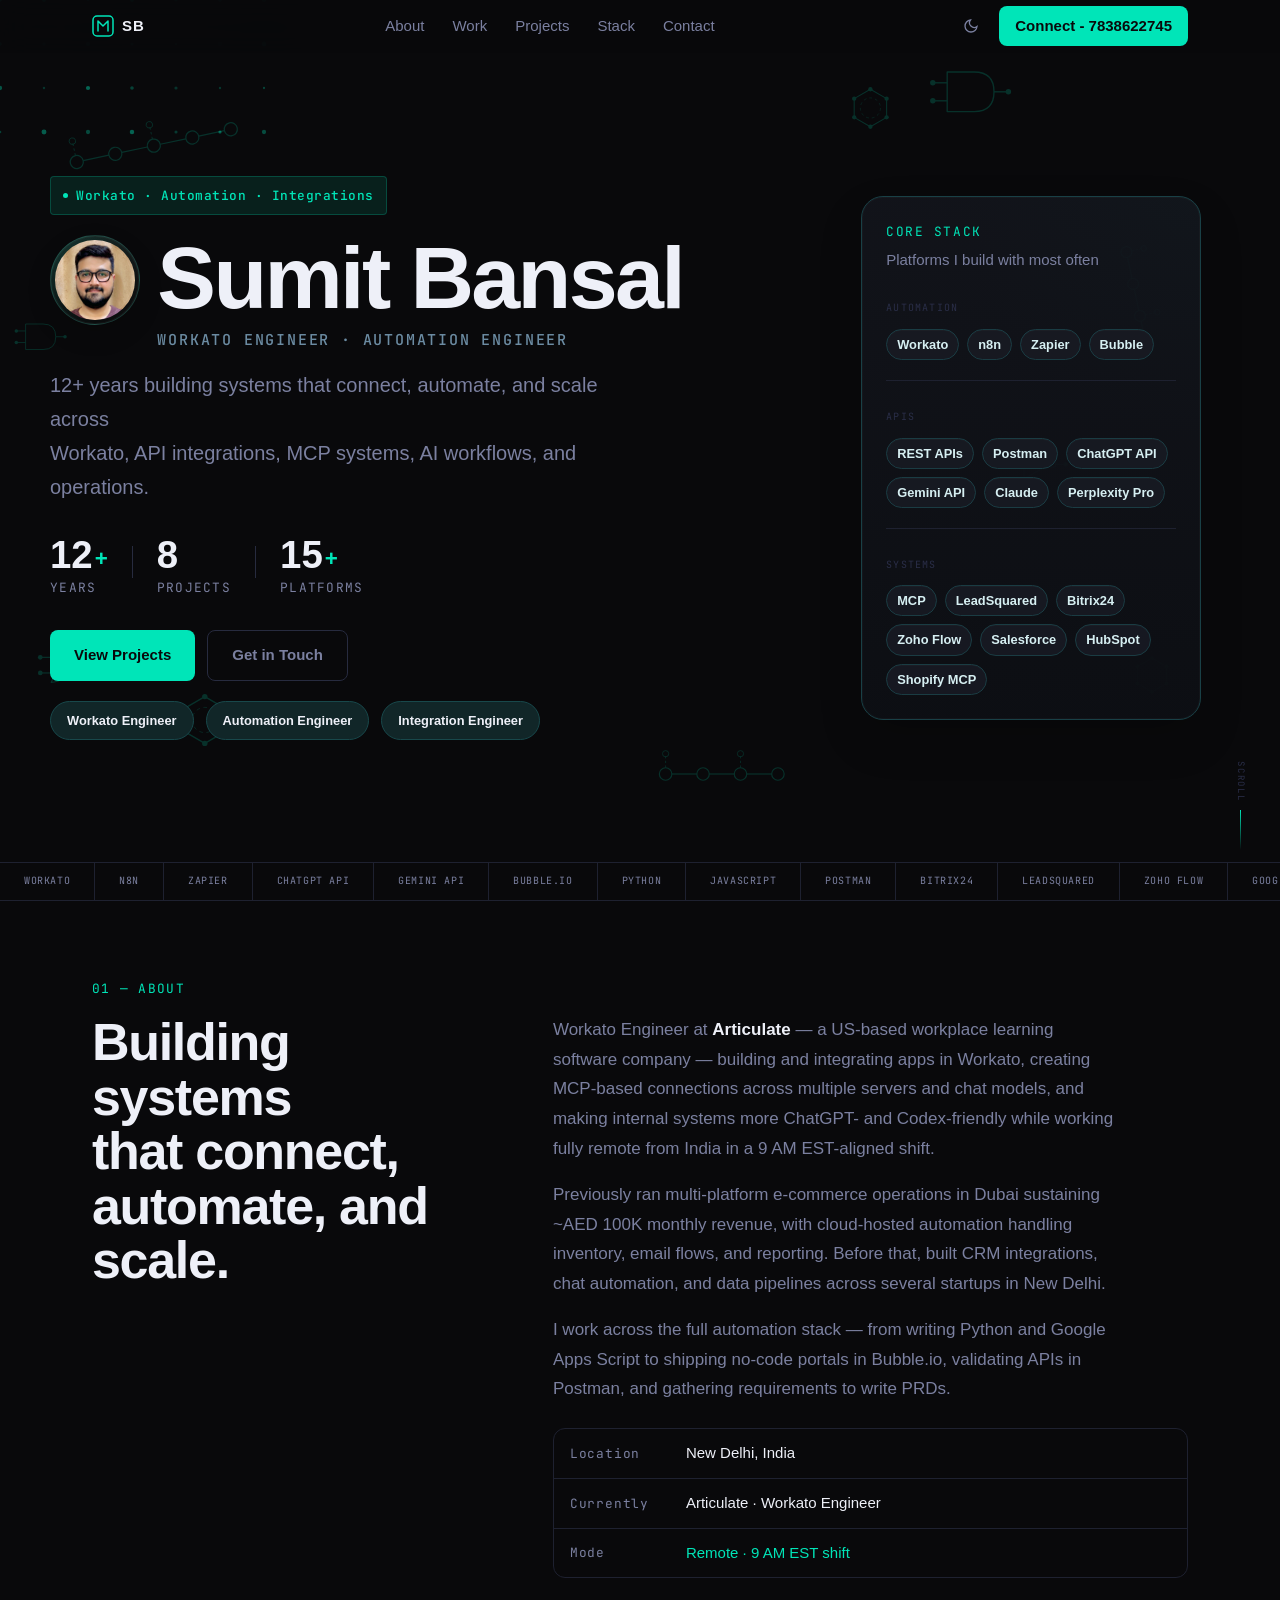
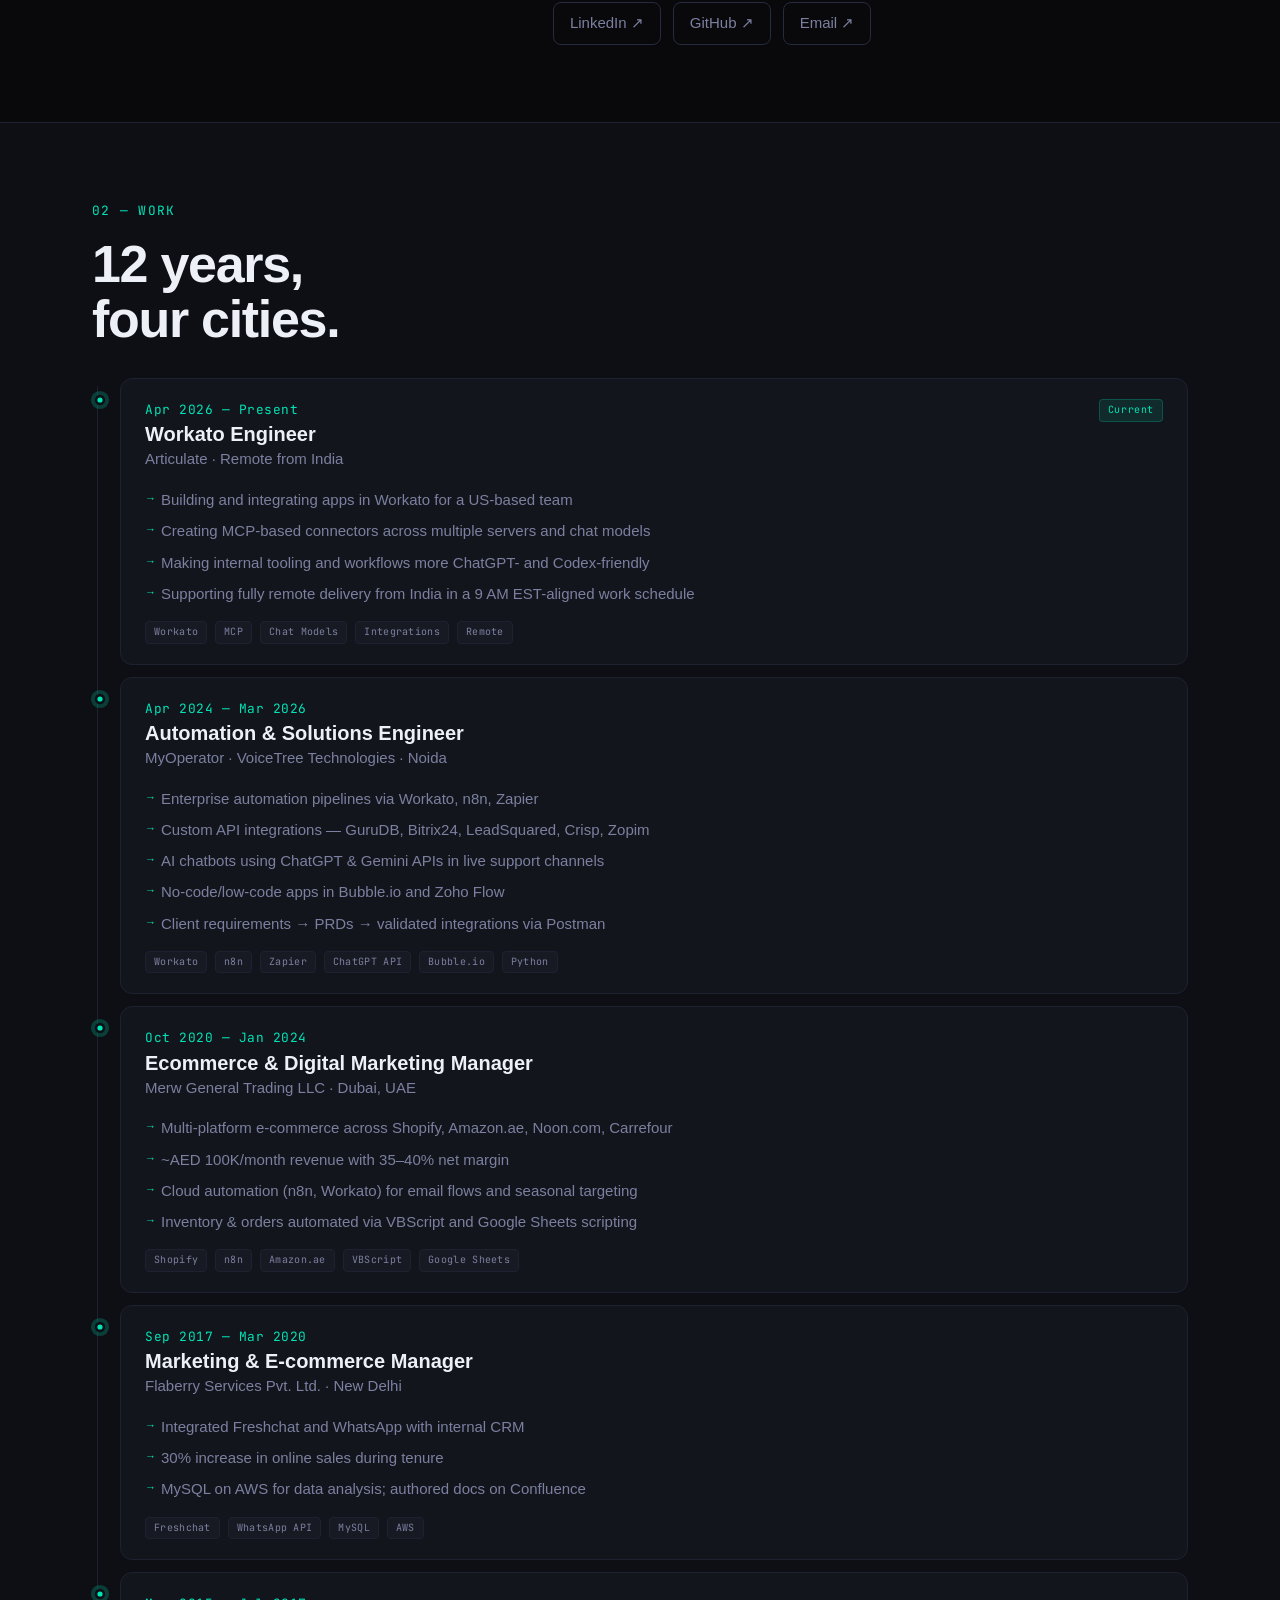
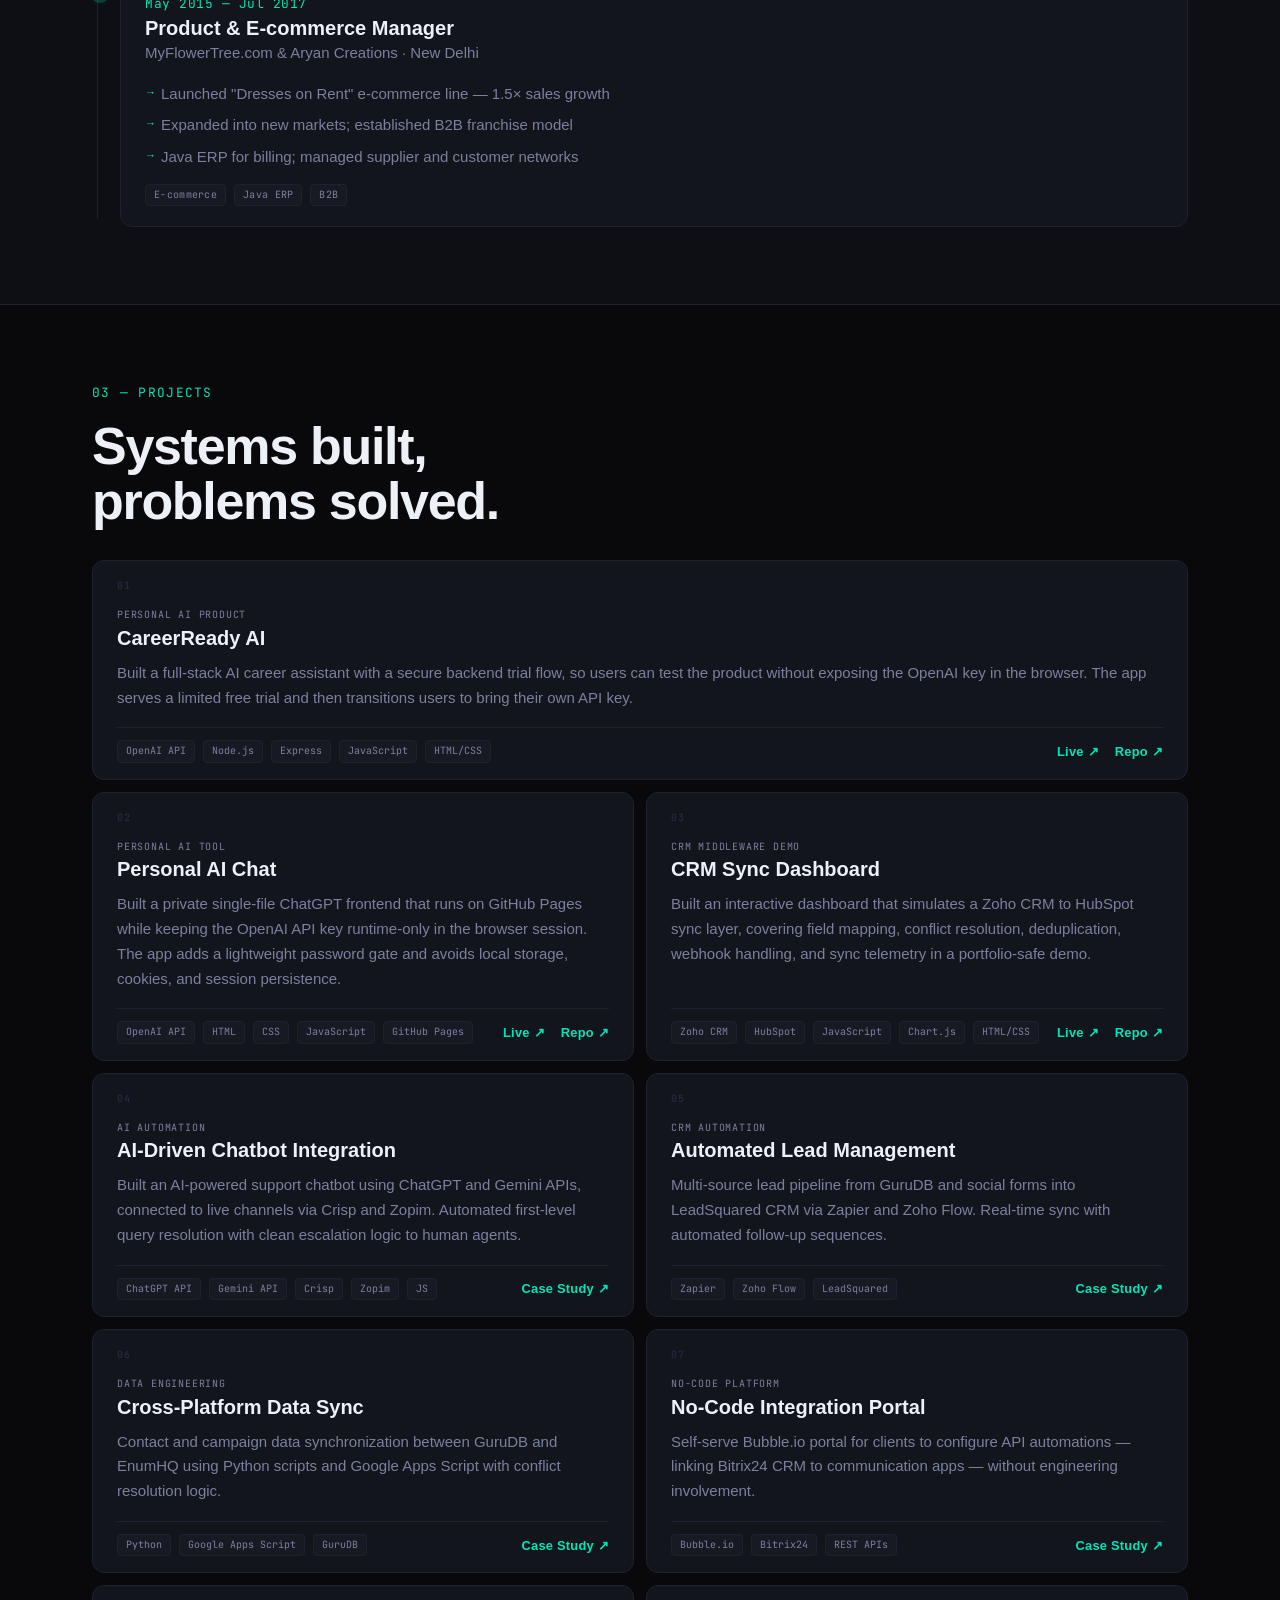
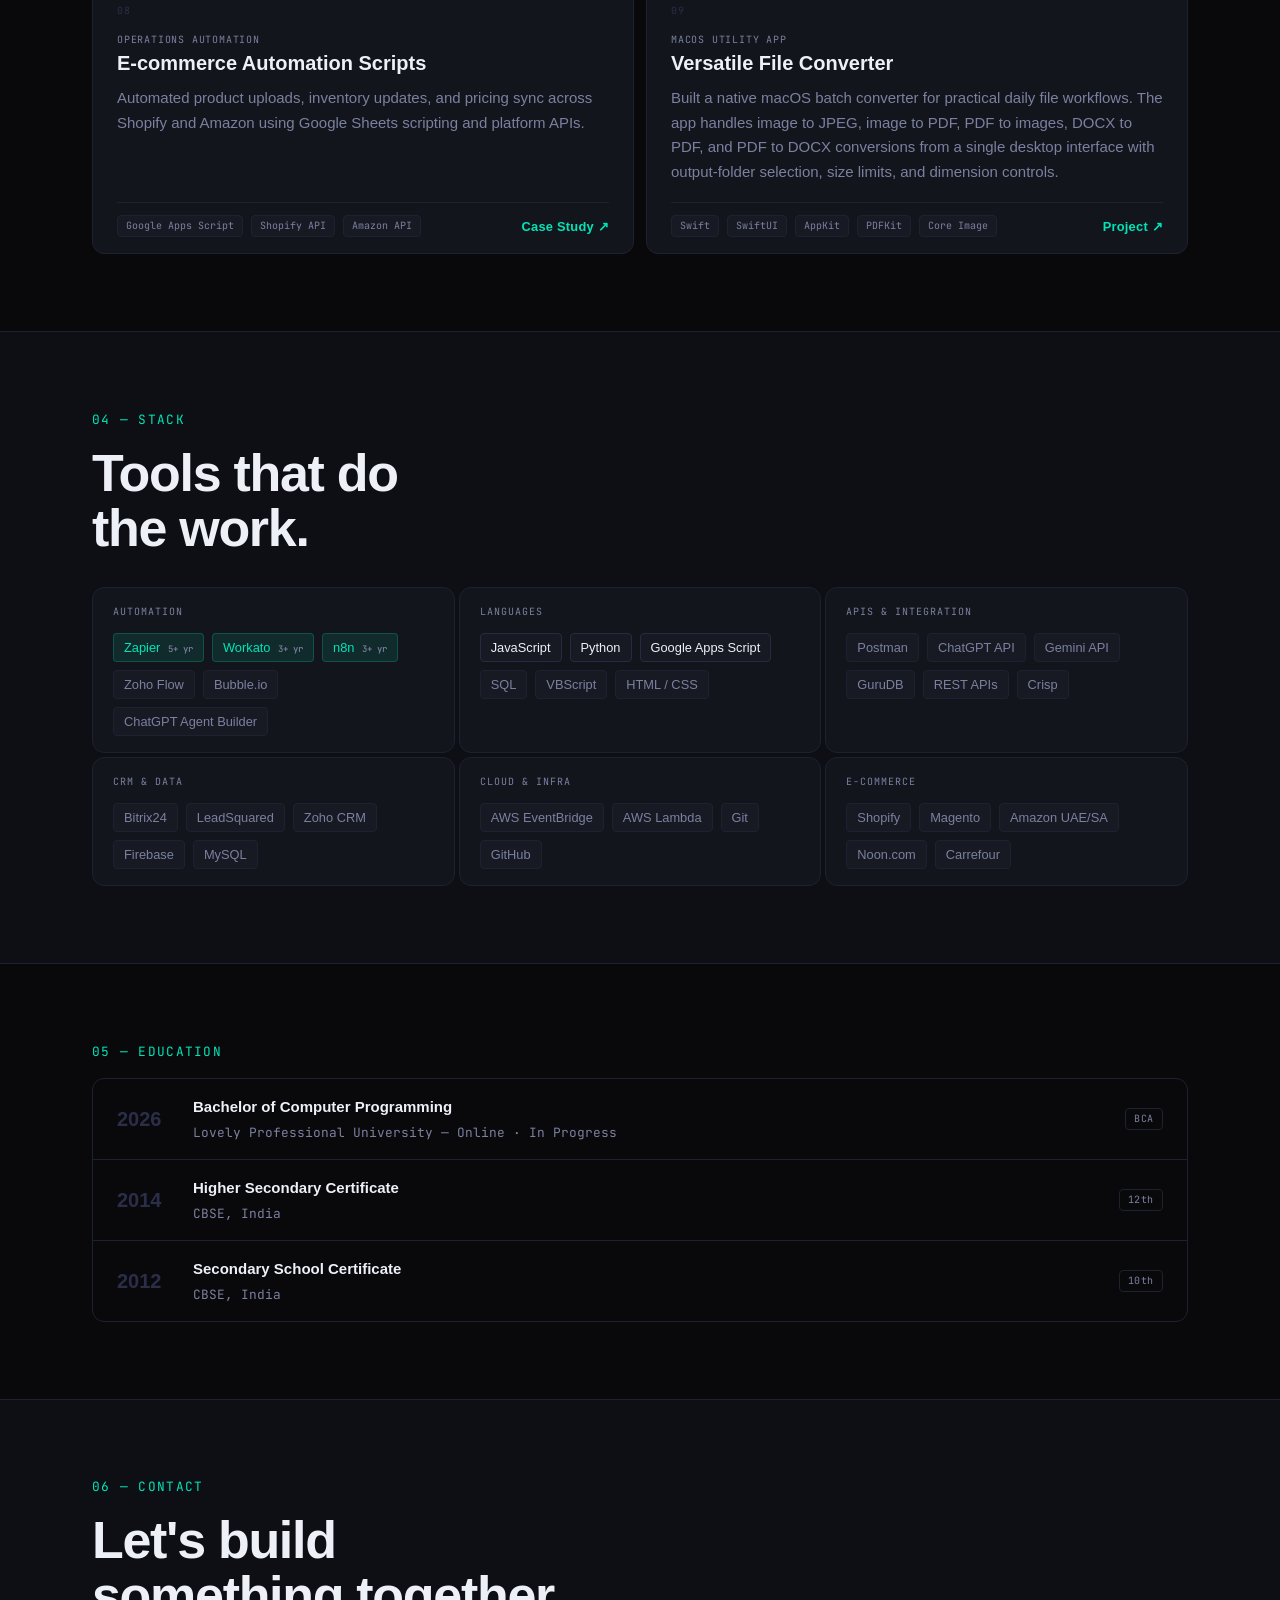
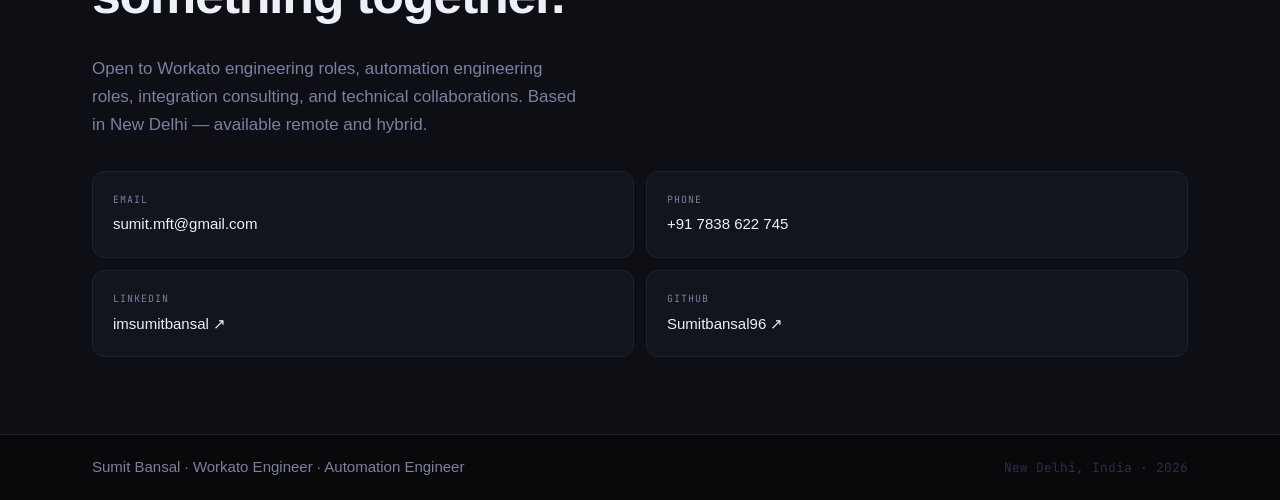
<file: index.html>
<!DOCTYPE html>
<html lang="en" data-theme="dark">
<head>
  <meta charset="UTF-8" />
  <meta name="viewport" content="width=device-width, initial-scale=1.0" />
  <title>Sumit Bansal | Workato Engineer | Automation Engineer</title>
  <meta name="description" content="Sumit Bansal is a Workato Engineer and Automation Engineer with 12+ years of experience across Workato, API integrations, workflow automation, MCP systems, AI workflows, CRM operations, and e-commerce automation." />
  <meta name="author" content="Sumit Bansal" />
  <meta property="og:title" content="Sumit Bansal | Workato Engineer | Automation Engineer" />
  <meta property="og:description" content="12+ years building Workato automations, API integrations, MCP systems, and AI-driven operational tooling." />
  <meta property="og:type" content="website" />
  <meta property="og:url" content="https://sumitbansal96.github.io" />
  <meta property="og:image" content="https://sumitbansal96.github.io/assets/images/sumit-bansal-portrait.jpg" />
  <meta name="twitter:card" content="summary_large_image" />
  <meta name="robots" content="index,follow" />
  <link rel="canonical" href="https://sumitbansal96.github.io" />
  <link rel="icon" href="/favicon.svg" type="image/svg+xml" />

  <link href="https://api.fontshare.com/v2/css?f[]=cabinet-grotesk@400,500,700,800&f[]=satoshi@400,500,700&display=swap" rel="stylesheet" />
  <link rel="preconnect" href="https://fonts.googleapis.com" />
  <link rel="preconnect" href="https://fonts.gstatic.com" crossorigin />
  <link href="https://fonts.googleapis.com/css2?family=JetBrains+Mono:wght@400;500&display=swap" rel="stylesheet" />
  <link rel="stylesheet" href="assets/css/style.css" />

  <script type="application/ld+json">{"@context":"https://schema.org","@graph":[{"@type":"ProfilePage","@id":"https://sumitbansal96.github.io/#profile","url":"https://sumitbansal96.github.io","name":"Sumit Bansal | Workato Engineer | Automation Engineer","dateModified":"2026-04-26","mainEntity":{"@id":"https://sumitbansal96.github.io/#person"}},{"@type":"Person","@id":"https://sumitbansal96.github.io/#person","name":"Sumit Bansal","jobTitle":"Workato Engineer","description":"Workato Engineer and Automation Engineer focused on API integrations, workflow automation, MCP systems, AI workflows, and CRM operations.","email":"sumit.mft@gmail.com","telephone":"+917838622745","address":{"@type":"PostalAddress","addressLocality":"New Delhi","addressCountry":"IN"},"url":"https://sumitbansal96.github.io","sameAs":["https://github.com/Sumitbansal96","https://linkedin.com/in/imsumitbansal"],"knowsAbout":["Workato","Automation engineering","API integrations","Workflow automation","n8n","Zapier","Zoho Flow","MCP","ChatGPT API","Gemini API","CRM automation"]}]}</script>
</head>
<body>

<!-- NAV -->
<header class="nav" id="nav">
  <div class="nav-inner">
    <a href="#" class="nav-logo" aria-label="Home">
      <span class="logo-mark">
        <svg width="22" height="22" viewBox="0 0 22 22" fill="none" aria-hidden="true">
          <rect x="1" y="1" width="20" height="20" rx="4" stroke="var(--accent)" stroke-width="1.5"/>
          <path d="M6 16V6l5 5 5-5v10" stroke="var(--accent)" stroke-width="1.5" stroke-linecap="round" stroke-linejoin="round"/>
        </svg>
      </span>
      <span class="logo-text">SB</span>
    </a>

    <nav class="nav-links" aria-label="Primary">
      <a href="#about" class="nl">About</a>
      <a href="#experience" class="nl">Work</a>
      <a href="#projects" class="nl">Projects</a>
      <a href="#skills" class="nl">Stack</a>
      <a href="#contact" class="nl">Contact</a>
    </nav>

    <div class="nav-end">
      <button class="theme-btn" data-theme-toggle aria-label="Toggle theme">
        <svg class="icon-moon" width="16" height="16" viewBox="0 0 24 24" fill="none" stroke="currentColor" stroke-width="2"><path d="M21 12.79A9 9 0 1 1 11.21 3 7 7 0 0 0 21 12.79z"/></svg>
        <svg class="icon-sun" width="16" height="16" viewBox="0 0 24 24" fill="none" stroke="currentColor" stroke-width="2" style="display:none"><circle cx="12" cy="12" r="5"/><path d="M12 1v2M12 21v2M4.22 4.22l1.42 1.42M18.36 18.36l1.42 1.42M1 12h2M21 12h2M4.22 19.78l1.42-1.42M18.36 5.64l1.42-1.42"/></svg>
      </button>
      <a href="https://wa.me/917838622745?text=Hi%20Sumit%2C%20seen%20your%20profile%20on%20GitHub%2C%20would%20like%20to%20know%20more..." class="nav-cta" target="_blank" rel="noopener">Connect - 7838622745</a>
      <button class="hamburger" id="hamburger" aria-label="Menu" aria-expanded="false">
        <span></span><span></span>
      </button>
    </div>
  </div>
  <div class="nav-progress" id="navProgress"></div>
</header>

<!-- Mobile drawer -->
<div class="drawer" id="drawer" aria-hidden="true">
  <a href="#about" class="dl">About</a>
  <a href="#experience" class="dl">Work</a>
  <a href="#projects" class="dl">Projects</a>
  <a href="#skills" class="dl">Stack</a>
  <a href="#contact" class="dl">Contact</a>
  <a href="https://wa.me/917838622745?text=Hi%20Sumit%2C%20seen%20your%20profile%20on%20GitHub%2C%20would%20like%20to%20know%20more..." class="dl dl--cta" target="_blank" rel="noopener">Connect - 7838622745 →</a>
</div>
<div class="drawer-bg" id="drawerBg"></div>

<main>

<!-- ══════════════════════════════════════
     HERO
══════════════════════════════════════ -->
<section class="hero" id="hero">
  <canvas class="hero-canvas" id="heroCanvas" aria-hidden="true"></canvas>
  <!-- Techie SVG decoration layer -->
  <svg class="hero-deco" id="heroDeco" aria-hidden="true" xmlns="http://www.w3.org/2000/svg"></svg>

  <div class="hero-content">
    <div class="hero-copy">
      <div class="hero-tag js-reveal">
        <span class="tag-dot"></span>
        <span class="tag-text" id="tagText">Workato · Automation · Integrations</span>
      </div>

      <div class="hero-heading-row js-reveal" style="--d:0.05s">
        <figure class="hero-avatar">
          <div class="hero-avatar-frame">
            <img
              src="assets/images/sumit-bansal-portrait.jpg"
              alt="Portrait of Sumit Bansal"
              class="hero-avatar-image"
            />
          </div>
        </figure>

        <h1 class="hero-name">
          <span class="name-line" data-text="Sumit Bansal">Sumit Bansal</span>
          <span class="hero-role-line">Workato Engineer · Automation Engineer</span>
        </h1>
      </div>

      <p class="hero-sub js-reveal" style="--d:0.1s">
        12+ years building systems that connect, automate, and scale across<br>
        Workato, API integrations, MCP systems, AI workflows, and operations.
      </p>

      <div class="hero-stats js-reveal" style="--d:0.15s">
        <div class="hs">
          <div class="hs-top"><span class="hs-n" data-count="12">0</span><span class="hs-sym">+</span></div>
          <span class="hs-l">Years</span>
        </div>
        <span class="hs-div" aria-hidden="true"></span>
        <div class="hs">
          <div class="hs-top"><span class="hs-n" data-count="8">0</span></div>
          <span class="hs-l">Projects</span>
        </div>
        <span class="hs-div" aria-hidden="true"></span>
        <div class="hs">
          <div class="hs-top"><span class="hs-n" data-count="15">0</span><span class="hs-sym">+</span></div>
          <span class="hs-l">Platforms</span>
        </div>
      </div>

      <div class="hero-actions js-reveal" style="--d:0.2s">
        <a href="#projects" class="btn-primary">View Projects</a>
        <a href="#contact" class="btn-ghost">Get in Touch</a>
      </div>

      <div class="hero-role-links js-reveal" style="--d:0.24s">
        <a href="/workato-engineer.html" class="role-link-pill">Workato Engineer</a>
        <a href="/automation-engineer.html" class="role-link-pill">Automation Engineer</a>
        <a href="/integration-engineer.html" class="role-link-pill">Integration Engineer</a>
      </div>
    </div>

    <aside class="hero-toolkit js-reveal" style="--d:0.18s" aria-label="Core stack">
      <div class="hero-toolkit-card">
        <div class="hero-toolkit-head">
          <span class="hero-toolkit-kicker">Core Stack</span>
          <span class="hero-toolkit-note">Platforms I build with most often</span>
        </div>

        <div class="hero-toolkit-group">
          <span class="hero-toolkit-label">Automation</span>
          <div class="hero-toolkit-pills">
            <span>Workato</span>
            <span>n8n</span>
            <span>Zapier</span>
            <span>Bubble</span>
          </div>
        </div>

        <div class="hero-toolkit-group">
          <span class="hero-toolkit-label">APIs</span>
          <div class="hero-toolkit-pills">
            <span>REST APIs</span>
            <span>Postman</span>
            <span>ChatGPT API</span>
            <span>Gemini API</span>
            <span>Claude</span>
            <span>Perplexity Pro</span>
          </div>
        </div>

        <div class="hero-toolkit-group">
          <span class="hero-toolkit-label">Systems</span>
          <div class="hero-toolkit-pills">
            <span>MCP</span>
            <span>LeadSquared</span>
            <span>Bitrix24</span>
            <span>Zoho Flow</span>
            <span>Salesforce</span>
            <span>HubSpot</span>
            <span>Shopify MCP</span>
          </div>
        </div>
      </div>
    </aside>
  </div>

  <div class="hero-stack-ticker" aria-hidden="true">
    <div class="ticker-track" id="tickerTrack">
      <span>Workato</span><span>n8n</span><span>Zapier</span><span>ChatGPT API</span><span>Gemini API</span><span>Bubble.io</span><span>Python</span><span>JavaScript</span><span>Postman</span><span>Bitrix24</span><span>LeadSquared</span><span>Zoho Flow</span><span>Google Apps Script</span><span>AWS Lambda</span><span>Shopify</span><span>Firebase</span>
      <span>Workato</span><span>n8n</span><span>Zapier</span><span>ChatGPT API</span><span>Gemini API</span><span>Bubble.io</span><span>Python</span><span>JavaScript</span><span>Postman</span><span>Bitrix24</span><span>LeadSquared</span><span>Zoho Flow</span><span>Google Apps Script</span><span>AWS Lambda</span><span>Shopify</span><span>Firebase</span>
    </div>
  </div>

  <div class="scroll-hint" aria-hidden="true">
    <span class="sh-label">scroll</span>
    <span class="sh-line"></span>
  </div>
</section>

<!-- ══════════════════════════════════════
     ABOUT
══════════════════════════════════════ -->
<section class="section" id="about">
  <div class="wrap">
    <div class="sec-label js-reveal">01 — About</div>
    <div class="about-grid">
      <div class="about-left">
        <h2 class="sec-title js-reveal" style="--d:0.05s">Building systems<br>that connect,<br>automate, and scale.</h2>
      </div>
      <div class="about-right">
        <p class="about-p js-reveal" style="--d:0.08s">Workato Engineer at <strong>Articulate</strong> — a US-based workplace learning software company — building and integrating apps in Workato, creating MCP-based connections across multiple servers and chat models, and making internal systems more ChatGPT- and Codex-friendly while working fully remote from India in a 9 AM EST-aligned shift.</p>
        <p class="about-p js-reveal" style="--d:0.12s">Previously ran multi-platform e-commerce operations in Dubai sustaining ~AED 100K monthly revenue, with cloud-hosted automation handling inventory, email flows, and reporting. Before that, built CRM integrations, chat automation, and data pipelines across several startups in New Delhi.</p>
        <p class="about-p js-reveal" style="--d:0.16s">I work across the full automation stack — from writing Python and Google Apps Script to shipping no-code portals in Bubble.io, validating APIs in Postman, and gathering requirements to write PRDs.</p>

        <div class="about-meta js-reveal" style="--d:0.2s">
          <div class="am-row"><span class="am-k">Location</span><span class="am-v">New Delhi, India</span></div>
          <div class="am-row"><span class="am-k">Currently</span><span class="am-v">Articulate · Workato Engineer</span></div>
          <div class="am-row"><span class="am-k">Mode</span><span class="am-v am-open">Remote · 9 AM EST shift</span></div>
        </div>

        <div class="about-links js-reveal" style="--d:0.24s">
          <a href="https://linkedin.com/in/imsumitbansal" class="alink" target="_blank" rel="noopener">LinkedIn ↗</a>
          <a href="https://github.com/Sumitbansal96" class="alink" target="_blank" rel="noopener">GitHub ↗</a>
          <a href="mailto:sumit.mft@gmail.com" class="alink">Email ↗</a>
        </div>
      </div>
    </div>
  </div>
</section>

<!-- ══════════════════════════════════════
     EXPERIENCE
══════════════════════════════════════ -->
<section class="section section--dark" id="experience">
  <div class="wrap">
    <div class="sec-label js-reveal">02 — Work</div>
    <h2 class="sec-title js-reveal" style="--d:0.05s">12 years,<br>four cities.</h2>

    <div class="timeline">
      <div class="tl-spine" aria-hidden="true"><div class="tl-fill" id="tlFill"></div></div>

      <article class="tl-item js-tl" data-i="0">
        <div class="tl-dot" aria-hidden="true"></div>
        <div class="tl-card">
          <div class="tl-head">
            <div>
              <span class="tl-date">Apr 2026 — Present</span>
              <h3 class="tl-role">Workato Engineer</h3>
              <span class="tl-co">Articulate · Remote from India</span>
            </div>
            <span class="tl-badge">Current</span>
          </div>
          <ul class="tl-pts">
            <li>Building and integrating apps in Workato for a US-based team</li>
            <li>Creating MCP-based connectors across multiple servers and chat models</li>
            <li>Making internal tooling and workflows more ChatGPT- and Codex-friendly</li>
            <li>Supporting fully remote delivery from India in a 9 AM EST-aligned work schedule</li>
          </ul>
          <div class="tl-tags"><span>Workato</span><span>MCP</span><span>Chat Models</span><span>Integrations</span><span>Remote</span></div>
        </div>
      </article>

      <article class="tl-item js-tl" data-i="1">
        <div class="tl-dot" aria-hidden="true"></div>
        <div class="tl-card">
          <div class="tl-head">
            <div>
              <span class="tl-date">Apr 2024 — Mar 2026</span>
              <h3 class="tl-role">Automation &amp; Solutions Engineer</h3>
              <span class="tl-co">MyOperator · VoiceTree Technologies · Noida</span>
            </div>
          </div>
          <ul class="tl-pts">
            <li>Enterprise automation pipelines via Workato, n8n, Zapier</li>
            <li>Custom API integrations — GuruDB, Bitrix24, LeadSquared, Crisp, Zopim</li>
            <li>AI chatbots using ChatGPT &amp; Gemini APIs in live support channels</li>
            <li>No-code/low-code apps in Bubble.io and Zoho Flow</li>
            <li>Client requirements → PRDs → validated integrations via Postman</li>
          </ul>
          <div class="tl-tags"><span>Workato</span><span>n8n</span><span>Zapier</span><span>ChatGPT API</span><span>Bubble.io</span><span>Python</span></div>
        </div>
      </article>

      <article class="tl-item js-tl" data-i="2">
        <div class="tl-dot" aria-hidden="true"></div>
        <div class="tl-card">
          <div class="tl-head">
            <div>
              <span class="tl-date">Oct 2020 — Jan 2024</span>
              <h3 class="tl-role">Ecommerce &amp; Digital Marketing Manager</h3>
              <span class="tl-co">Merw General Trading LLC · Dubai, UAE</span>
            </div>
          </div>
          <ul class="tl-pts">
            <li>Multi-platform e-commerce across Shopify, Amazon.ae, Noon.com, Carrefour</li>
            <li>~AED 100K/month revenue with 35–40% net margin</li>
            <li>Cloud automation (n8n, Workato) for email flows and seasonal targeting</li>
            <li>Inventory &amp; orders automated via VBScript and Google Sheets scripting</li>
          </ul>
          <div class="tl-tags"><span>Shopify</span><span>n8n</span><span>Amazon.ae</span><span>VBScript</span><span>Google Sheets</span></div>
        </div>
      </article>

      <article class="tl-item js-tl" data-i="3">
        <div class="tl-dot" aria-hidden="true"></div>
        <div class="tl-card">
          <div class="tl-head">
            <div>
              <span class="tl-date">Sep 2017 — Mar 2020</span>
              <h3 class="tl-role">Marketing &amp; E-commerce Manager</h3>
              <span class="tl-co">Flaberry Services Pvt. Ltd. · New Delhi</span>
            </div>
          </div>
          <ul class="tl-pts">
            <li>Integrated Freshchat and WhatsApp with internal CRM</li>
            <li>30% increase in online sales during tenure</li>
            <li>MySQL on AWS for data analysis; authored docs on Confluence</li>
          </ul>
          <div class="tl-tags"><span>Freshchat</span><span>WhatsApp API</span><span>MySQL</span><span>AWS</span></div>
        </div>
      </article>

      <article class="tl-item js-tl" data-i="4">
        <div class="tl-dot" aria-hidden="true"></div>
        <div class="tl-card">
          <div class="tl-head">
            <div>
              <span class="tl-date">May 2015 — Jul 2017</span>
              <h3 class="tl-role">Product &amp; E-commerce Manager</h3>
              <span class="tl-co">MyFlowerTree.com &amp; Aryan Creations · New Delhi</span>
            </div>
          </div>
          <ul class="tl-pts">
            <li>Launched "Dresses on Rent" e-commerce line — 1.5× sales growth</li>
            <li>Expanded into new markets; established B2B franchise model</li>
            <li>Java ERP for billing; managed supplier and customer networks</li>
          </ul>
          <div class="tl-tags"><span>E-commerce</span><span>Java ERP</span><span>B2B</span></div>
        </div>
      </article>
    </div>
  </div>
</section>

<!-- ══════════════════════════════════════
     PROJECTS
══════════════════════════════════════ -->
<section class="section" id="projects">
  <div class="wrap">
    <div class="sec-label js-reveal">03 — Projects</div>
    <h2 class="sec-title js-reveal" style="--d:0.05s">Systems built,<br>problems solved.</h2>

    <div class="proj-grid">

      <article class="proj-card proj-card--wide js-proj" style="--pi:0">
        <div class="proj-num">01</div>
        <div class="proj-body">
          <div class="proj-type">Personal AI Product</div>
          <h3 class="proj-title">CareerReady AI</h3>
          <p class="proj-desc">Built a full-stack AI career assistant with a secure backend trial flow, so users can test the product without exposing the OpenAI key in the browser. The app serves a limited free trial and then transitions users to bring their own API key.</p>
          <div class="proj-reveal">
            <div class="pr-row"><span class="pr-k">Problem</span><span class="pr-v">Offer a public AI demo without leaking server-side credentials</span></div>
            <div class="pr-row"><span class="pr-k">Approach</span><span class="pr-v">Node/Express backend proxy with server-side trial tracking and frontend fallback flow</span></div>
            <div class="pr-row"><span class="pr-k">Result</span><span class="pr-v">Shipped a portfolio-ready AI product with safer trial access and clear deployment boundaries</span></div>
          </div>
        </div>
        <div class="proj-foot">
          <div class="proj-stack"><span>OpenAI API</span><span>Node.js</span><span>Express</span><span>JavaScript</span><span>HTML/CSS</span></div>
          <div class="proj-links">
            <a href="https://sumitbansal96.github.io/careerready-ai/" class="proj-link" target="_blank" rel="noopener">Live ↗</a>
            <a href="https://github.com/Sumitbansal96/careerready-ai" class="proj-link" target="_blank" rel="noopener">Repo ↗</a>
          </div>
        </div>
      </article>

      <article class="proj-card js-proj" style="--pi:1">
        <div class="proj-num">02</div>
        <div class="proj-body">
          <div class="proj-type">Personal AI Tool</div>
          <h3 class="proj-title">Personal AI Chat</h3>
          <p class="proj-desc">Built a private single-file ChatGPT frontend that runs on GitHub Pages while keeping the OpenAI API key runtime-only in the browser session. The app adds a lightweight password gate and avoids local storage, cookies, and session persistence.</p>
          <div class="proj-reveal">
            <div class="pr-row"><span class="pr-k">Problem</span><span class="pr-v">Create a fast personal AI chat interface without hardcoding or persistently storing sensitive keys</span></div>
            <div class="pr-row"><span class="pr-k">Approach</span><span class="pr-v">Single-page HTML, CSS, and JavaScript app with runtime API-key entry, app-password gating, and session-only memory</span></div>
            <div class="pr-row"><span class="pr-k">Result</span><span class="pr-v">Shipped a lightweight personal AI interface with stronger client-side privacy boundaries for everyday use</span></div>
          </div>
        </div>
        <div class="proj-foot">
          <div class="proj-stack"><span>OpenAI API</span><span>HTML</span><span>CSS</span><span>JavaScript</span><span>GitHub Pages</span></div>
          <div class="proj-links">
            <a href="https://sumitbansal96.github.io/personal-ai-chat/" class="proj-link" target="_blank" rel="noopener">Live ↗</a>
            <a href="https://github.com/Sumitbansal96/personal-ai-chat" class="proj-link" target="_blank" rel="noopener">Repo ↗</a>
          </div>
        </div>
      </article>

      <article class="proj-card js-proj" style="--pi:2">
        <div class="proj-num">03</div>
        <div class="proj-body">
          <div class="proj-type">CRM Middleware Demo</div>
          <h3 class="proj-title">CRM Sync Dashboard</h3>
          <p class="proj-desc">Built an interactive dashboard that simulates a Zoho CRM to HubSpot sync layer, covering field mapping, conflict resolution, deduplication, webhook handling, and sync telemetry in a portfolio-safe demo.</p>
          <div class="proj-reveal">
            <div class="pr-row"><span class="pr-k">Problem</span><span class="pr-v">Show integration architecture depth without exposing client systems or credentials</span></div>
            <div class="pr-row"><span class="pr-k">Approach</span><span class="pr-v">Single-page simulation of webhook-driven CRM sync workflows with editable rules and live dashboards</span></div>
            <div class="pr-row"><span class="pr-k">Result</span><span class="pr-v">Created a strong architecture demo for CRM sync, observability, and data-quality workflows</span></div>
          </div>
        </div>
        <div class="proj-foot">
          <div class="proj-stack"><span>Zoho CRM</span><span>HubSpot</span><span>JavaScript</span><span>Chart.js</span><span>HTML/CSS</span></div>
          <div class="proj-links">
            <a href="https://sumitbansal96.github.io/crm-sync-dashboard/" class="proj-link" target="_blank" rel="noopener">Live ↗</a>
            <a href="https://github.com/Sumitbansal96/crm-sync-dashboard" class="proj-link" target="_blank" rel="noopener">Repo ↗</a>
          </div>
        </div>
      </article>

      <article class="proj-card js-proj" style="--pi:3">
        <div class="proj-num">04</div>
        <div class="proj-body">
          <div class="proj-type">AI Automation</div>
          <h3 class="proj-title">AI-Driven Chatbot Integration</h3>
          <p class="proj-desc">Built an AI-powered support chatbot using ChatGPT and Gemini APIs, connected to live channels via Crisp and Zopim. Automated first-level query resolution with clean escalation logic to human agents.</p>
          <div class="proj-reveal">
            <div class="pr-row"><span class="pr-k">Problem</span><span class="pr-v">High-volume repetitive queries draining agent time</span></div>
            <div class="pr-row"><span class="pr-k">Approach</span><span class="pr-v">LLM intent classification + response generation with escalation threshold</span></div>
            <div class="pr-row"><span class="pr-k">Result</span><span class="pr-v">Automated resolution of common queries; significantly improved response times</span></div>
          </div>
        </div>
        <div class="proj-foot">
          <div class="proj-stack"><span>ChatGPT API</span><span>Gemini API</span><span>Crisp</span><span>Zopim</span><span>JS</span></div>
          <a href="https://github.com/Sumitbansal96/ai-chatbot-integration" class="proj-link" target="_blank" rel="noopener">Case Study ↗</a>
        </div>
      </article>

      <article class="proj-card js-proj" style="--pi:4">
        <div class="proj-num">05</div>
        <div class="proj-body">
          <div class="proj-type">CRM Automation</div>
          <h3 class="proj-title">Automated Lead Management</h3>
          <p class="proj-desc">Multi-source lead pipeline from GuruDB and social forms into LeadSquared CRM via Zapier and Zoho Flow. Real-time sync with automated follow-up sequences.</p>
          <div class="proj-reveal">
            <div class="pr-row"><span class="pr-k">Result</span><span class="pr-v">Zero manual data entry; real-time CRM with auto follow-ups</span></div>
          </div>
        </div>
        <div class="proj-foot">
          <div class="proj-stack"><span>Zapier</span><span>Zoho Flow</span><span>LeadSquared</span></div>
          <a href="https://github.com/Sumitbansal96/lead-automation-workflow" class="proj-link" target="_blank" rel="noopener">Case Study ↗</a>
        </div>
      </article>

      <article class="proj-card js-proj" style="--pi:5">
        <div class="proj-num">06</div>
        <div class="proj-body">
          <div class="proj-type">Data Engineering</div>
          <h3 class="proj-title">Cross-Platform Data Sync</h3>
          <p class="proj-desc">Contact and campaign data synchronization between GuruDB and EnumHQ using Python scripts and Google Apps Script with conflict resolution logic.</p>
          <div class="proj-reveal">
            <div class="pr-row"><span class="pr-k">Result</span><span class="pr-v">Eliminated manual reconciliation; consistent data across both platforms</span></div>
          </div>
        </div>
        <div class="proj-foot">
          <div class="proj-stack"><span>Python</span><span>Google Apps Script</span><span>GuruDB</span></div>
          <a href="https://github.com/Sumitbansal96/data-sync-pipeline" class="proj-link" target="_blank" rel="noopener">Case Study ↗</a>
        </div>
      </article>

      <article class="proj-card js-proj" style="--pi:6">
        <div class="proj-num">07</div>
        <div class="proj-body">
          <div class="proj-type">No-Code Platform</div>
          <h3 class="proj-title">No-Code Integration Portal</h3>
          <p class="proj-desc">Self-serve Bubble.io portal for clients to configure API automations — linking Bitrix24 CRM to communication apps — without engineering involvement.</p>
          <div class="proj-reveal">
            <div class="pr-row"><span class="pr-k">Result</span><span class="pr-v">Reduced deployment friction; accelerated client onboarding</span></div>
          </div>
        </div>
        <div class="proj-foot">
          <div class="proj-stack"><span>Bubble.io</span><span>Bitrix24</span><span>REST APIs</span></div>
          <a href="https://github.com/Sumitbansal96/nocode-integration-portal" class="proj-link" target="_blank" rel="noopener">Case Study ↗</a>
        </div>
      </article>

      <article class="proj-card js-proj" style="--pi:7">
        <div class="proj-num">08</div>
        <div class="proj-body">
          <div class="proj-type">Operations Automation</div>
          <h3 class="proj-title">E-commerce Automation Scripts</h3>
          <p class="proj-desc">Automated product uploads, inventory updates, and pricing sync across Shopify and Amazon using Google Sheets scripting and platform APIs.</p>
          <div class="proj-reveal">
            <div class="pr-row"><span class="pr-k">Result</span><span class="pr-v">10+ hours of manual work eliminated per week</span></div>
          </div>
        </div>
        <div class="proj-foot">
          <div class="proj-stack"><span>Google Apps Script</span><span>Shopify API</span><span>Amazon API</span></div>
          <a href="https://github.com/Sumitbansal96/ecommerce-automation-scripts" class="proj-link" target="_blank" rel="noopener">Case Study ↗</a>
        </div>
      </article>

      <article class="proj-card js-proj" style="--pi:8">
        <div class="proj-num">09</div>
        <div class="proj-body">
          <div class="proj-type">macOS Utility App</div>
          <h3 class="proj-title">Versatile File Converter</h3>
          <p class="proj-desc">Built a native macOS batch converter for practical daily file workflows. The app handles image to JPEG, image to PDF, PDF to images, DOCX to PDF, and PDF to DOCX conversions from a single desktop interface with output-folder selection, size limits, and dimension controls.</p>
          <div class="proj-reveal">
            <div class="pr-row"><span class="pr-k">Problem</span><span class="pr-v">Common file conversion tasks usually require several apps, websites, or manual export steps</span></div>
            <div class="pr-row"><span class="pr-k">Approach</span><span class="pr-v">Shipped one SwiftUI and AppKit desktop app with mode-based conversion flows and native macOS document frameworks</span></div>
            <div class="pr-row"><span class="pr-k">Result</span><span class="pr-v">A local desktop utility that reduces repetitive document and image conversion work into a single workflow</span></div>
          </div>
        </div>
        <div class="proj-foot">
          <div class="proj-stack"><span>Swift</span><span>SwiftUI</span><span>AppKit</span><span>PDFKit</span><span>Core Image</span></div>
          <a href="https://github.com/Sumitbansal96/versatile-file-converter" class="proj-link" target="_blank" rel="noopener">Project ↗</a>
        </div>
      </article>

    </div>
  </div>
</section>

<!-- ══════════════════════════════════════
     SKILLS
══════════════════════════════════════ -->
<section class="section section--dark" id="skills">
  <div class="wrap">
    <div class="sec-label js-reveal">04 — Stack</div>
    <h2 class="sec-title js-reveal" style="--d:0.05s">Tools that do<br>the work.</h2>

    <div class="stack-grid">
      <div class="sg-group js-reveal" style="--d:0.06s">
        <div class="sg-label">Automation</div>
        <div class="sg-tags">
          <span class="sg-tag sg-tag--hl">Zapier <em>5+ yr</em></span>
          <span class="sg-tag sg-tag--hl">Workato <em>3+ yr</em></span>
          <span class="sg-tag sg-tag--hl">n8n <em>3+ yr</em></span>
          <span class="sg-tag">Zoho Flow</span>
          <span class="sg-tag">Bubble.io</span>
          <span class="sg-tag">ChatGPT Agent Builder</span>
        </div>
      </div>
      <div class="sg-group js-reveal" style="--d:0.1s">
        <div class="sg-label">Languages</div>
        <div class="sg-tags">
          <span class="sg-tag sg-tag--med">JavaScript</span>
          <span class="sg-tag sg-tag--med">Python</span>
          <span class="sg-tag sg-tag--med">Google Apps Script</span>
          <span class="sg-tag">SQL</span>
          <span class="sg-tag">VBScript</span>
          <span class="sg-tag">HTML / CSS</span>
        </div>
      </div>
      <div class="sg-group js-reveal" style="--d:0.14s">
        <div class="sg-label">APIs &amp; Integration</div>
        <div class="sg-tags">
          <span class="sg-tag">Postman</span>
          <span class="sg-tag">ChatGPT API</span>
          <span class="sg-tag">Gemini API</span>
          <span class="sg-tag">GuruDB</span>
          <span class="sg-tag">REST APIs</span>
          <span class="sg-tag">Crisp</span>
        </div>
      </div>
      <div class="sg-group js-reveal" style="--d:0.18s">
        <div class="sg-label">CRM &amp; Data</div>
        <div class="sg-tags">
          <span class="sg-tag">Bitrix24</span>
          <span class="sg-tag">LeadSquared</span>
          <span class="sg-tag">Zoho CRM</span>
          <span class="sg-tag">Firebase</span>
          <span class="sg-tag">MySQL</span>
        </div>
      </div>
      <div class="sg-group js-reveal" style="--d:0.22s">
        <div class="sg-label">Cloud &amp; Infra</div>
        <div class="sg-tags">
          <span class="sg-tag">AWS EventBridge</span>
          <span class="sg-tag">AWS Lambda</span>
          <span class="sg-tag">Git</span>
          <span class="sg-tag">GitHub</span>
        </div>
      </div>
      <div class="sg-group js-reveal" style="--d:0.26s">
        <div class="sg-label">E-commerce</div>
        <div class="sg-tags">
          <span class="sg-tag">Shopify</span>
          <span class="sg-tag">Magento</span>
          <span class="sg-tag">Amazon UAE/SA</span>
          <span class="sg-tag">Noon.com</span>
          <span class="sg-tag">Carrefour</span>
        </div>
      </div>
    </div>
  </div>
</section>

<!-- ══════════════════════════════════════
     EDUCATION
══════════════════════════════════════ -->
<section class="section" id="education">
  <div class="wrap">
    <div class="sec-label js-reveal">05 — Education</div>
    <div class="edu-list">
      <div class="edu-row js-reveal" style="--d:0.04s">
        <span class="edu-yr">2026</span>
        <div class="edu-mid">
          <span class="edu-deg">Bachelor of Computer Programming</span>
          <span class="edu-inst">Lovely Professional University — Online · In Progress</span>
        </div>
        <span class="edu-tag">BCA</span>
      </div>
      <div class="edu-row js-reveal" style="--d:0.08s">
        <span class="edu-yr">2014</span>
        <div class="edu-mid">
          <span class="edu-deg">Higher Secondary Certificate</span>
          <span class="edu-inst">CBSE, India</span>
        </div>
        <span class="edu-tag">12th</span>
      </div>
      <div class="edu-row js-reveal" style="--d:0.12s">
        <span class="edu-yr">2012</span>
        <div class="edu-mid">
          <span class="edu-deg">Secondary School Certificate</span>
          <span class="edu-inst">CBSE, India</span>
        </div>
        <span class="edu-tag">10th</span>
      </div>
    </div>
  </div>
</section>

<!-- ══════════════════════════════════════
     CONTACT
══════════════════════════════════════ -->
<section class="section section--contact" id="contact">
  <div class="wrap">
    <div class="sec-label js-reveal">06 — Contact</div>
    <h2 class="sec-title js-reveal" style="--d:0.05s">Let's build<br>something together.</h2>
    <p class="contact-sub js-reveal" style="--d:0.1s">Open to Workato engineering roles, automation engineering roles, integration consulting, and technical collaborations. Based in New Delhi — available remote and hybrid.</p>

    <div class="contact-grid js-reveal" style="--d:0.15s">
      <a href="mailto:sumit.mft@gmail.com" class="cc">
        <span class="cc-k">Email</span>
        <span class="cc-v">sumit.mft@gmail.com</span>
      </a>
      <a href="tel:+917838622745" class="cc">
        <span class="cc-k">Phone</span>
        <span class="cc-v">+91 7838 622 745</span>
      </a>
      <a href="https://linkedin.com/in/imsumitbansal" class="cc" target="_blank" rel="noopener">
        <span class="cc-k">LinkedIn</span>
        <span class="cc-v">imsumitbansal ↗</span>
      </a>
      <a href="https://github.com/Sumitbansal96" class="cc" target="_blank" rel="noopener">
        <span class="cc-k">GitHub</span>
        <span class="cc-v">Sumitbansal96 ↗</span>
      </a>
    </div>
  </div>
</section>

</main>

<footer class="footer">
  <div class="wrap footer-inner">
    <span class="footer-name">Sumit Bansal · Workato Engineer · Automation Engineer</span>
    <span class="footer-loc">New Delhi, India · <span id="yr"></span></span>
  </div>
</footer>

<script src="assets/js/main.js"></script>
</body>
</html>
</file>
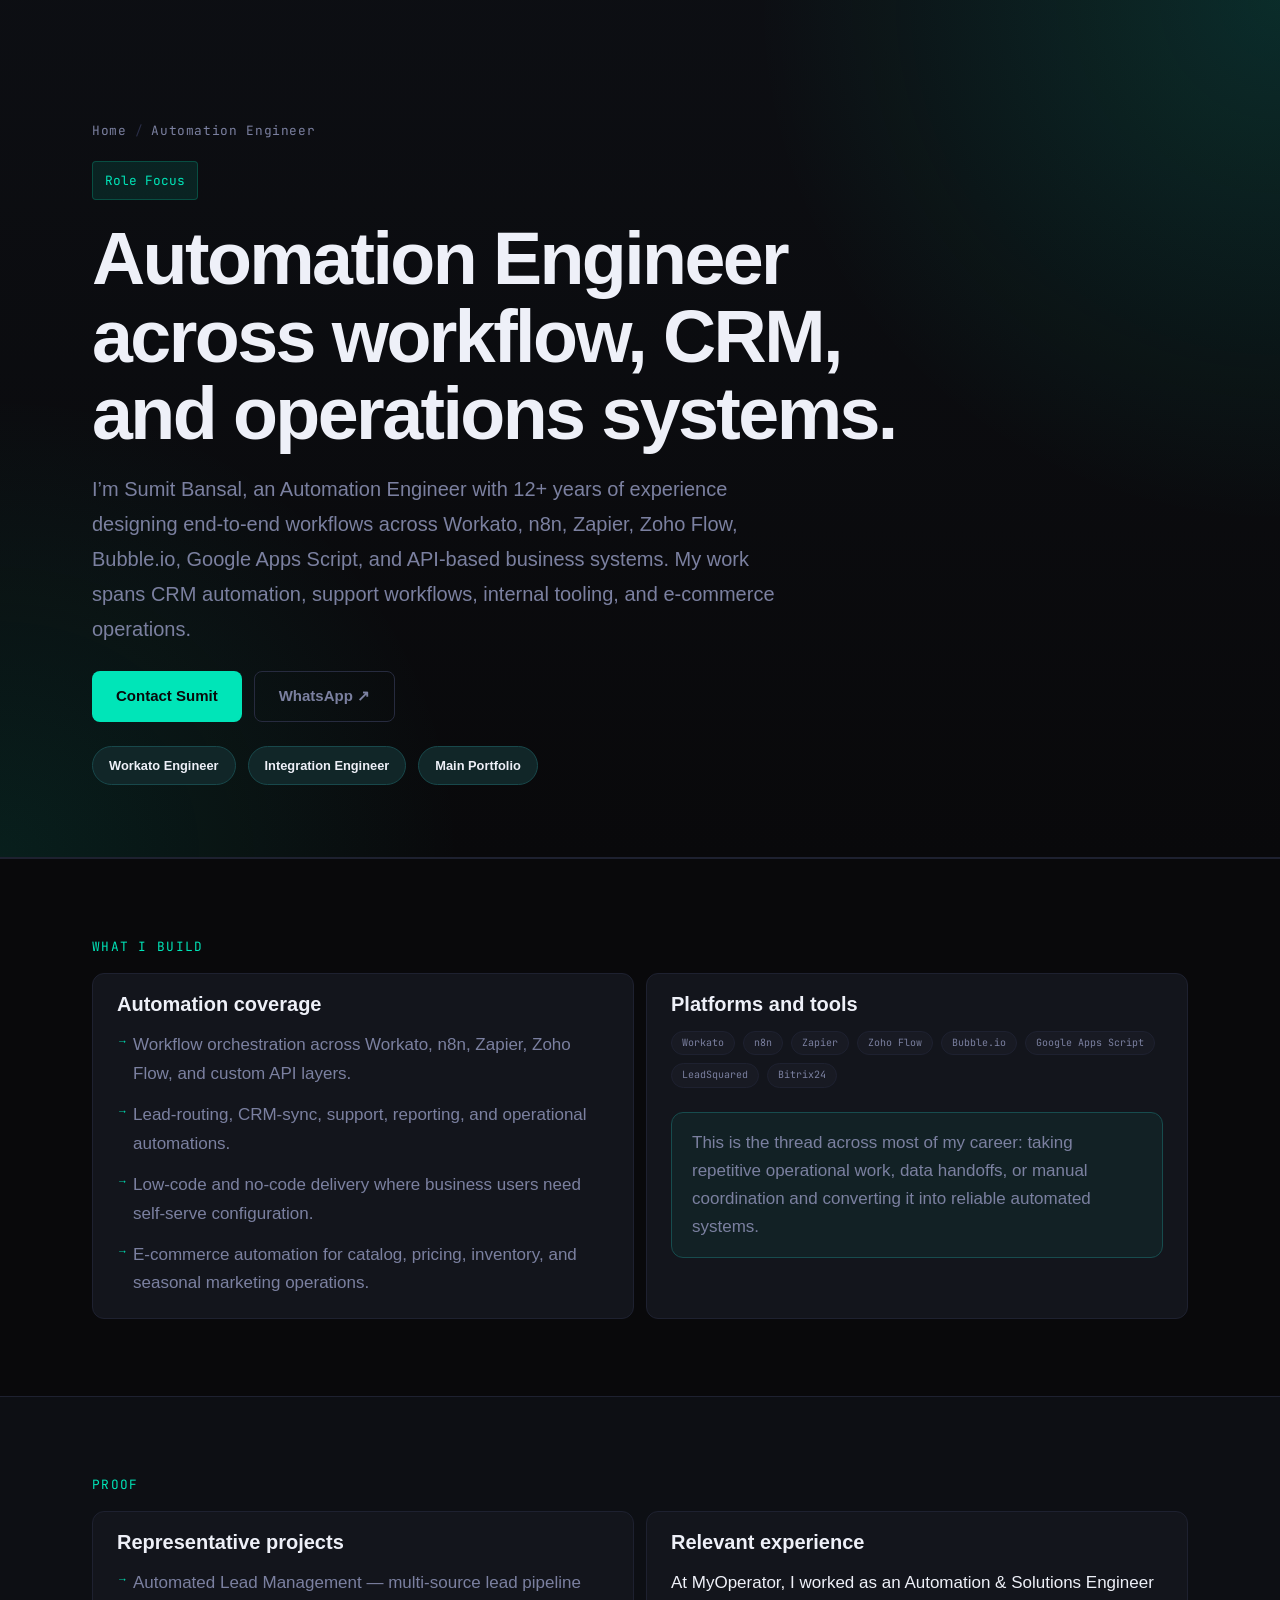
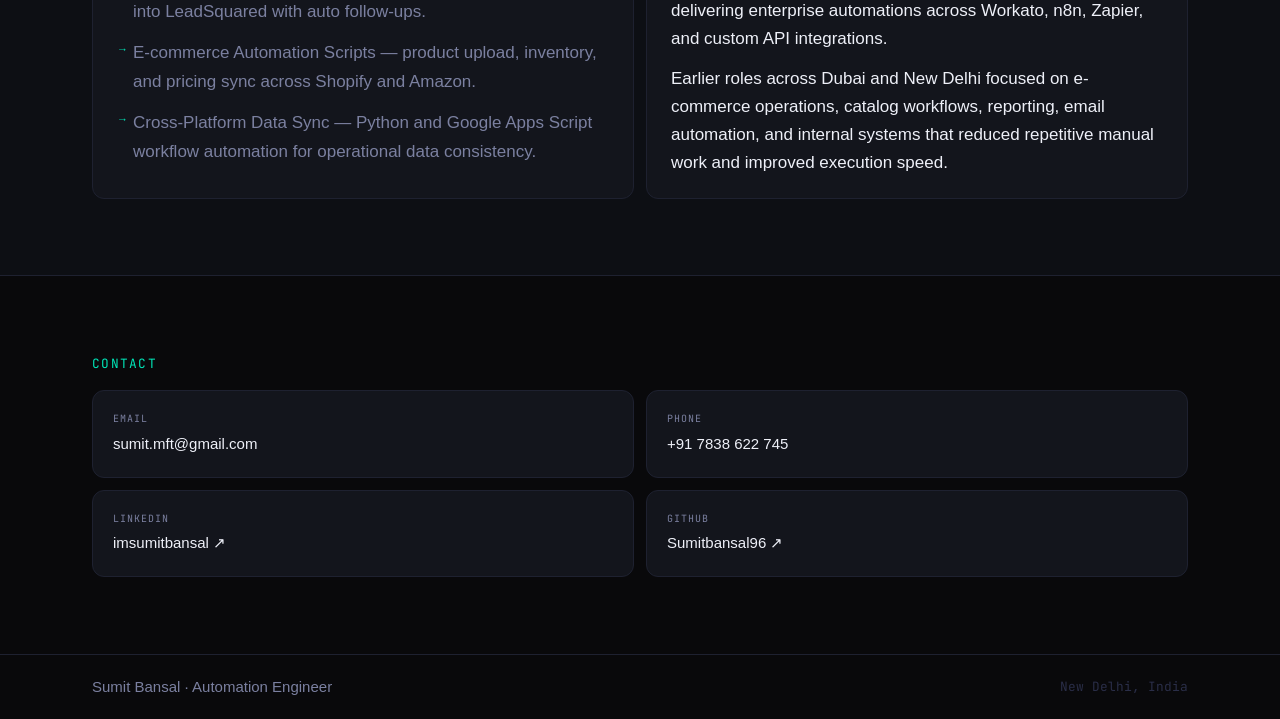
<file: automation-engineer.html>
<!DOCTYPE html>
<html lang="en" data-theme="dark">
<head>
  <meta charset="UTF-8" />
  <meta name="viewport" content="width=device-width, initial-scale=1.0" />
  <title>Automation Engineer | Sumit Bansal</title>
  <meta name="description" content="Sumit Bansal is an Automation Engineer with 12+ years of experience across Workato, n8n, Zapier, Zoho Flow, API integrations, CRM automation, and operational workflow design." />
  <meta name="author" content="Sumit Bansal" />
  <meta name="robots" content="index,follow" />
  <meta property="og:title" content="Automation Engineer | Sumit Bansal" />
  <meta property="og:description" content="Automation Engineer focused on workflow orchestration, CRM automation, API integrations, and AI-enabled operations." />
  <meta property="og:type" content="website" />
  <meta property="og:url" content="https://sumitbansal96.github.io/automation-engineer.html" />
  <meta property="og:image" content="https://sumitbansal96.github.io/assets/images/sumit-bansal-portrait.jpg" />
  <link rel="canonical" href="https://sumitbansal96.github.io/automation-engineer.html" />
  <link rel="icon" href="/favicon.svg" type="image/svg+xml" />
  <link href="https://api.fontshare.com/v2/css?f[]=cabinet-grotesk@400,500,700,800&f[]=satoshi@400,500,700&display=swap" rel="stylesheet" />
  <link rel="preconnect" href="https://fonts.googleapis.com" />
  <link rel="preconnect" href="https://fonts.gstatic.com" crossorigin />
  <link href="https://fonts.googleapis.com/css2?family=JetBrains+Mono:wght@400;500&display=swap" rel="stylesheet" />
  <link rel="stylesheet" href="assets/css/style.css" />
  <script type="application/ld+json">{"@context":"https://schema.org","@graph":[{"@type":"WebPage","@id":"https://sumitbansal96.github.io/automation-engineer.html#page","url":"https://sumitbansal96.github.io/automation-engineer.html","name":"Automation Engineer | Sumit Bansal","description":"Automation Engineer with 12+ years of experience in workflow orchestration, CRM automation, and API integrations.","about":{"@id":"https://sumitbansal96.github.io/#person"}},{"@type":"Person","@id":"https://sumitbansal96.github.io/#person","name":"Sumit Bansal","jobTitle":"Automation Engineer","email":"sumit.mft@gmail.com","telephone":"+917838622745","address":{"@type":"PostalAddress","addressLocality":"New Delhi","addressCountry":"IN"},"url":"https://sumitbansal96.github.io","sameAs":["https://github.com/Sumitbansal96","https://linkedin.com/in/imsumitbansal"],"knowsAbout":["Automation engineering","Workato","n8n","Zapier","Zoho Flow","CRM automation","Google Apps Script","E-commerce automation"]}]}</script>
</head>
<body>
<main>
  <section class="page-hero">
    <div class="wrap">
      <div class="crumbs">
        <a href="/">Home</a>
        <span class="crumbs-sep">/</span>
        <span>Automation Engineer</span>
      </div>
      <div class="page-kicker">Role Focus</div>
      <h1 class="page-title">Automation Engineer across workflow, CRM, and operations systems.</h1>
      <p class="page-lead">I’m Sumit Bansal, an Automation Engineer with 12+ years of experience designing end-to-end workflows across Workato, n8n, Zapier, Zoho Flow, Bubble.io, Google Apps Script, and API-based business systems. My work spans CRM automation, support workflows, internal tooling, and e-commerce operations.</p>
      <div class="page-actions">
        <a href="/#contact" class="btn-primary">Contact Sumit</a>
        <a href="https://wa.me/917838622745?text=Hi%20Sumit%2C%20seen%20your%20profile%20on%20GitHub%2C%20would%20like%20to%20know%20more..." class="btn-ghost" target="_blank" rel="noopener">WhatsApp ↗</a>
      </div>
      <div class="hero-role-links" style="margin-top: var(--sp-6);">
        <a href="/workato-engineer.html" class="role-link-pill">Workato Engineer</a>
        <a href="/integration-engineer.html" class="role-link-pill">Integration Engineer</a>
        <a href="/" class="role-link-pill">Main Portfolio</a>
      </div>
    </div>
  </section>

  <section class="section">
    <div class="wrap">
      <div class="sec-label">What I Build</div>
      <div class="page-grid">
        <article class="page-card">
          <h2>Automation coverage</h2>
          <ul class="page-list">
            <li>Workflow orchestration across Workato, n8n, Zapier, Zoho Flow, and custom API layers.</li>
            <li>Lead-routing, CRM-sync, support, reporting, and operational automations.</li>
            <li>Low-code and no-code delivery where business users need self-serve configuration.</li>
            <li>E-commerce automation for catalog, pricing, inventory, and seasonal marketing operations.</li>
          </ul>
        </article>
        <article class="page-card">
          <h2>Platforms and tools</h2>
          <div class="page-pills">
            <span>Workato</span>
            <span>n8n</span>
            <span>Zapier</span>
            <span>Zoho Flow</span>
            <span>Bubble.io</span>
            <span>Google Apps Script</span>
            <span>LeadSquared</span>
            <span>Bitrix24</span>
          </div>
          <div class="page-note">This is the thread across most of my career: taking repetitive operational work, data handoffs, or manual coordination and converting it into reliable automated systems.</div>
        </article>
      </div>
    </div>
  </section>

  <section class="section section--dark">
    <div class="wrap">
      <div class="sec-label">Proof</div>
      <div class="page-grid">
        <article class="page-card">
          <h2>Representative projects</h2>
          <ul class="page-list">
            <li><a href="https://github.com/Sumitbansal96/lead-automation-workflow">Automated Lead Management</a> — multi-source lead pipeline into LeadSquared with auto follow-ups.</li>
            <li><a href="https://github.com/Sumitbansal96/ecommerce-automation-scripts">E-commerce Automation Scripts</a> — product upload, inventory, and pricing sync across Shopify and Amazon.</li>
            <li><a href="https://github.com/Sumitbansal96/data-sync-pipeline">Cross-Platform Data Sync</a> — Python and Google Apps Script workflow automation for operational data consistency.</li>
          </ul>
        </article>
        <article class="page-card">
          <h2>Relevant experience</h2>
          <p>At MyOperator, I worked as an Automation &amp; Solutions Engineer delivering enterprise automations across Workato, n8n, Zapier, and custom API integrations.</p>
          <p>Earlier roles across Dubai and New Delhi focused on e-commerce operations, catalog workflows, reporting, email automation, and internal systems that reduced repetitive manual work and improved execution speed.</p>
        </article>
      </div>
    </div>
  </section>

  <section class="section">
    <div class="wrap">
      <div class="sec-label">Contact</div>
      <div class="contact-grid">
        <a href="mailto:sumit.mft@gmail.com" class="cc">
          <span class="cc-k">Email</span>
          <span class="cc-v">sumit.mft@gmail.com</span>
        </a>
        <a href="tel:+917838622745" class="cc">
          <span class="cc-k">Phone</span>
          <span class="cc-v">+91 7838 622 745</span>
        </a>
        <a href="https://linkedin.com/in/imsumitbansal" class="cc" target="_blank" rel="noopener">
          <span class="cc-k">LinkedIn</span>
          <span class="cc-v">imsumitbansal ↗</span>
        </a>
        <a href="https://github.com/Sumitbansal96" class="cc" target="_blank" rel="noopener">
          <span class="cc-k">GitHub</span>
          <span class="cc-v">Sumitbansal96 ↗</span>
        </a>
      </div>
    </div>
  </section>
</main>

<footer class="footer">
  <div class="wrap footer-inner">
    <span class="footer-name">Sumit Bansal · Automation Engineer</span>
    <span class="footer-loc">New Delhi, India</span>
  </div>
</footer>
</body>
</html>
</file>
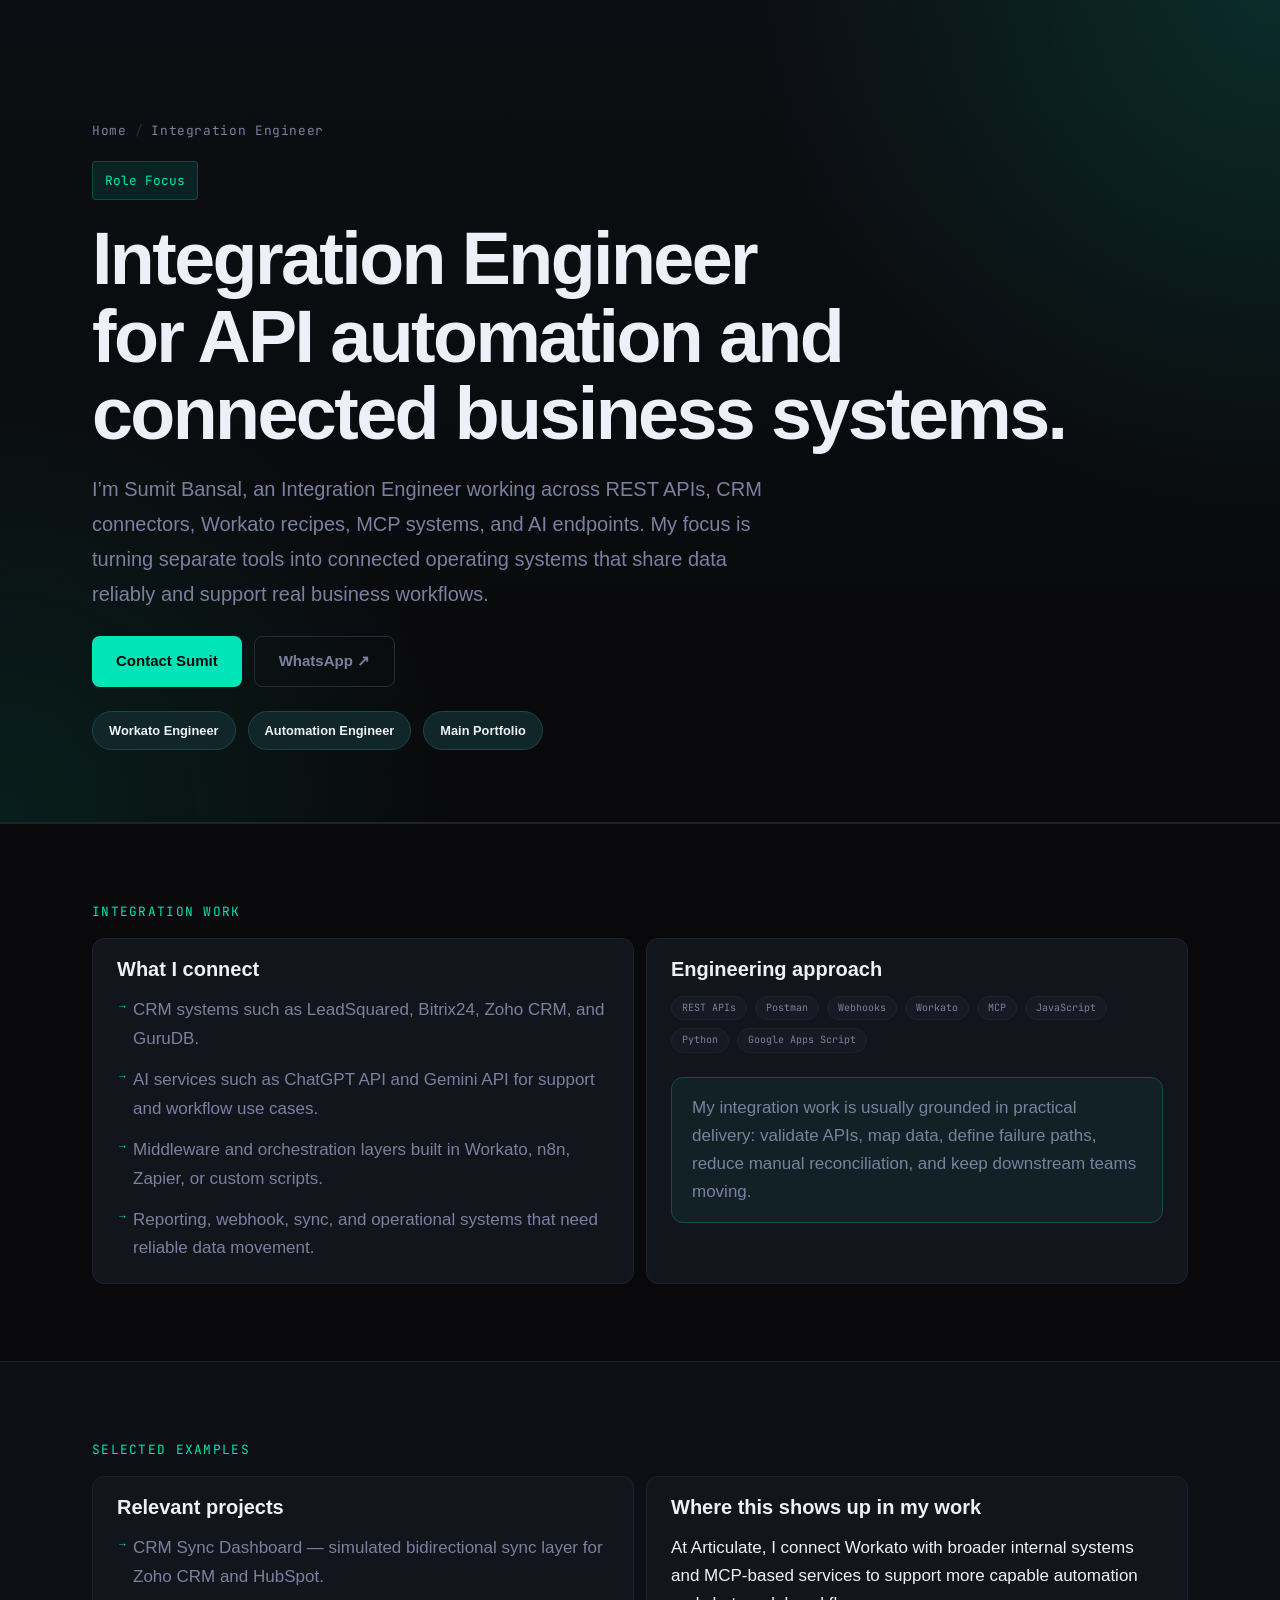
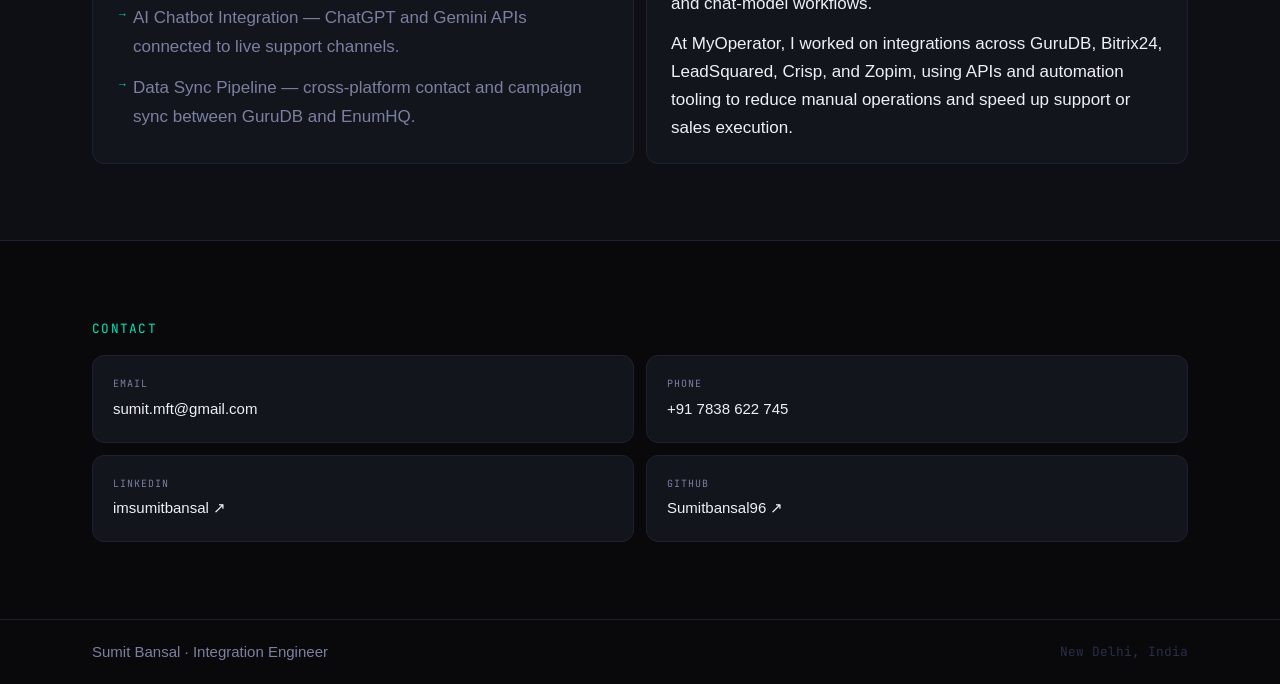
<file: integration-engineer.html>
<!DOCTYPE html>
<html lang="en" data-theme="dark">
<head>
  <meta charset="UTF-8" />
  <meta name="viewport" content="width=device-width, initial-scale=1.0" />
  <title>Integration Engineer | API Automation | Sumit Bansal</title>
  <meta name="description" content="Sumit Bansal is an Integration Engineer focused on API automation, CRM integrations, MCP systems, webhooks, Postman-led validation, and AI-connected workflow design." />
  <meta name="author" content="Sumit Bansal" />
  <meta name="robots" content="index,follow" />
  <meta property="og:title" content="Integration Engineer | API Automation | Sumit Bansal" />
  <meta property="og:description" content="Integration Engineer focused on API automation, CRM integrations, AI endpoints, and operational workflow design." />
  <meta property="og:type" content="website" />
  <meta property="og:url" content="https://sumitbansal96.github.io/integration-engineer.html" />
  <meta property="og:image" content="https://sumitbansal96.github.io/assets/images/sumit-bansal-portrait.jpg" />
  <link rel="canonical" href="https://sumitbansal96.github.io/integration-engineer.html" />
  <link rel="icon" href="/favicon.svg" type="image/svg+xml" />
  <link href="https://api.fontshare.com/v2/css?f[]=cabinet-grotesk@400,500,700,800&f[]=satoshi@400,500,700&display=swap" rel="stylesheet" />
  <link rel="preconnect" href="https://fonts.googleapis.com" />
  <link rel="preconnect" href="https://fonts.gstatic.com" crossorigin />
  <link href="https://fonts.googleapis.com/css2?family=JetBrains+Mono:wght@400;500&display=swap" rel="stylesheet" />
  <link rel="stylesheet" href="assets/css/style.css" />
  <script type="application/ld+json">{"@context":"https://schema.org","@graph":[{"@type":"WebPage","@id":"https://sumitbansal96.github.io/integration-engineer.html#page","url":"https://sumitbansal96.github.io/integration-engineer.html","name":"Integration Engineer | API Automation | Sumit Bansal","description":"Integration Engineer focused on API automation, CRM integrations, and AI-connected business systems.","about":{"@id":"https://sumitbansal96.github.io/#person"}},{"@type":"Person","@id":"https://sumitbansal96.github.io/#person","name":"Sumit Bansal","jobTitle":"Integration Engineer","email":"sumit.mft@gmail.com","telephone":"+917838622745","address":{"@type":"PostalAddress","addressLocality":"New Delhi","addressCountry":"IN"},"url":"https://sumitbansal96.github.io","sameAs":["https://github.com/Sumitbansal96","https://linkedin.com/in/imsumitbansal"],"knowsAbout":["API integrations","CRM integrations","Postman","REST APIs","Workato","MCP","ChatGPT API","Gemini API","Webhooks"]}]}</script>
</head>
<body>
<main>
  <section class="page-hero">
    <div class="wrap">
      <div class="crumbs">
        <a href="/">Home</a>
        <span class="crumbs-sep">/</span>
        <span>Integration Engineer</span>
      </div>
      <div class="page-kicker">Role Focus</div>
      <h1 class="page-title">Integration Engineer for API automation and connected business systems.</h1>
      <p class="page-lead">I’m Sumit Bansal, an Integration Engineer working across REST APIs, CRM connectors, Workato recipes, MCP systems, and AI endpoints. My focus is turning separate tools into connected operating systems that share data reliably and support real business workflows.</p>
      <div class="page-actions">
        <a href="/#contact" class="btn-primary">Contact Sumit</a>
        <a href="https://wa.me/917838622745?text=Hi%20Sumit%2C%20seen%20your%20profile%20on%20GitHub%2C%20would%20like%20to%20know%20more..." class="btn-ghost" target="_blank" rel="noopener">WhatsApp ↗</a>
      </div>
      <div class="hero-role-links" style="margin-top: var(--sp-6);">
        <a href="/workato-engineer.html" class="role-link-pill">Workato Engineer</a>
        <a href="/automation-engineer.html" class="role-link-pill">Automation Engineer</a>
        <a href="/" class="role-link-pill">Main Portfolio</a>
      </div>
    </div>
  </section>

  <section class="section">
    <div class="wrap">
      <div class="sec-label">Integration Work</div>
      <div class="page-grid">
        <article class="page-card">
          <h2>What I connect</h2>
          <ul class="page-list">
            <li>CRM systems such as LeadSquared, Bitrix24, Zoho CRM, and GuruDB.</li>
            <li>AI services such as ChatGPT API and Gemini API for support and workflow use cases.</li>
            <li>Middleware and orchestration layers built in Workato, n8n, Zapier, or custom scripts.</li>
            <li>Reporting, webhook, sync, and operational systems that need reliable data movement.</li>
          </ul>
        </article>
        <article class="page-card">
          <h2>Engineering approach</h2>
          <div class="page-pills">
            <span>REST APIs</span>
            <span>Postman</span>
            <span>Webhooks</span>
            <span>Workato</span>
            <span>MCP</span>
            <span>JavaScript</span>
            <span>Python</span>
            <span>Google Apps Script</span>
          </div>
          <div class="page-note">My integration work is usually grounded in practical delivery: validate APIs, map data, define failure paths, reduce manual reconciliation, and keep downstream teams moving.</div>
        </article>
      </div>
    </div>
  </section>

  <section class="section section--dark">
    <div class="wrap">
      <div class="sec-label">Selected Examples</div>
      <div class="page-grid">
        <article class="page-card">
          <h2>Relevant projects</h2>
          <ul class="page-list">
            <li><a href="https://sumitbansal96.github.io/crm-sync-dashboard/">CRM Sync Dashboard</a> — simulated bidirectional sync layer for Zoho CRM and HubSpot.</li>
            <li><a href="https://github.com/Sumitbansal96/ai-chatbot-integration">AI Chatbot Integration</a> — ChatGPT and Gemini APIs connected to live support channels.</li>
            <li><a href="https://github.com/Sumitbansal96/data-sync-pipeline">Data Sync Pipeline</a> — cross-platform contact and campaign sync between GuruDB and EnumHQ.</li>
          </ul>
        </article>
        <article class="page-card">
          <h2>Where this shows up in my work</h2>
          <p>At Articulate, I connect Workato with broader internal systems and MCP-based services to support more capable automation and chat-model workflows.</p>
          <p>At MyOperator, I worked on integrations across GuruDB, Bitrix24, LeadSquared, Crisp, and Zopim, using APIs and automation tooling to reduce manual operations and speed up support or sales execution.</p>
        </article>
      </div>
    </div>
  </section>

  <section class="section">
    <div class="wrap">
      <div class="sec-label">Contact</div>
      <div class="contact-grid">
        <a href="mailto:sumit.mft@gmail.com" class="cc">
          <span class="cc-k">Email</span>
          <span class="cc-v">sumit.mft@gmail.com</span>
        </a>
        <a href="tel:+917838622745" class="cc">
          <span class="cc-k">Phone</span>
          <span class="cc-v">+91 7838 622 745</span>
        </a>
        <a href="https://linkedin.com/in/imsumitbansal" class="cc" target="_blank" rel="noopener">
          <span class="cc-k">LinkedIn</span>
          <span class="cc-v">imsumitbansal ↗</span>
        </a>
        <a href="https://github.com/Sumitbansal96" class="cc" target="_blank" rel="noopener">
          <span class="cc-k">GitHub</span>
          <span class="cc-v">Sumitbansal96 ↗</span>
        </a>
      </div>
    </div>
  </section>
</main>

<footer class="footer">
  <div class="wrap footer-inner">
    <span class="footer-name">Sumit Bansal · Integration Engineer</span>
    <span class="footer-loc">New Delhi, India</span>
  </div>
</footer>
</body>
</html>
</file>
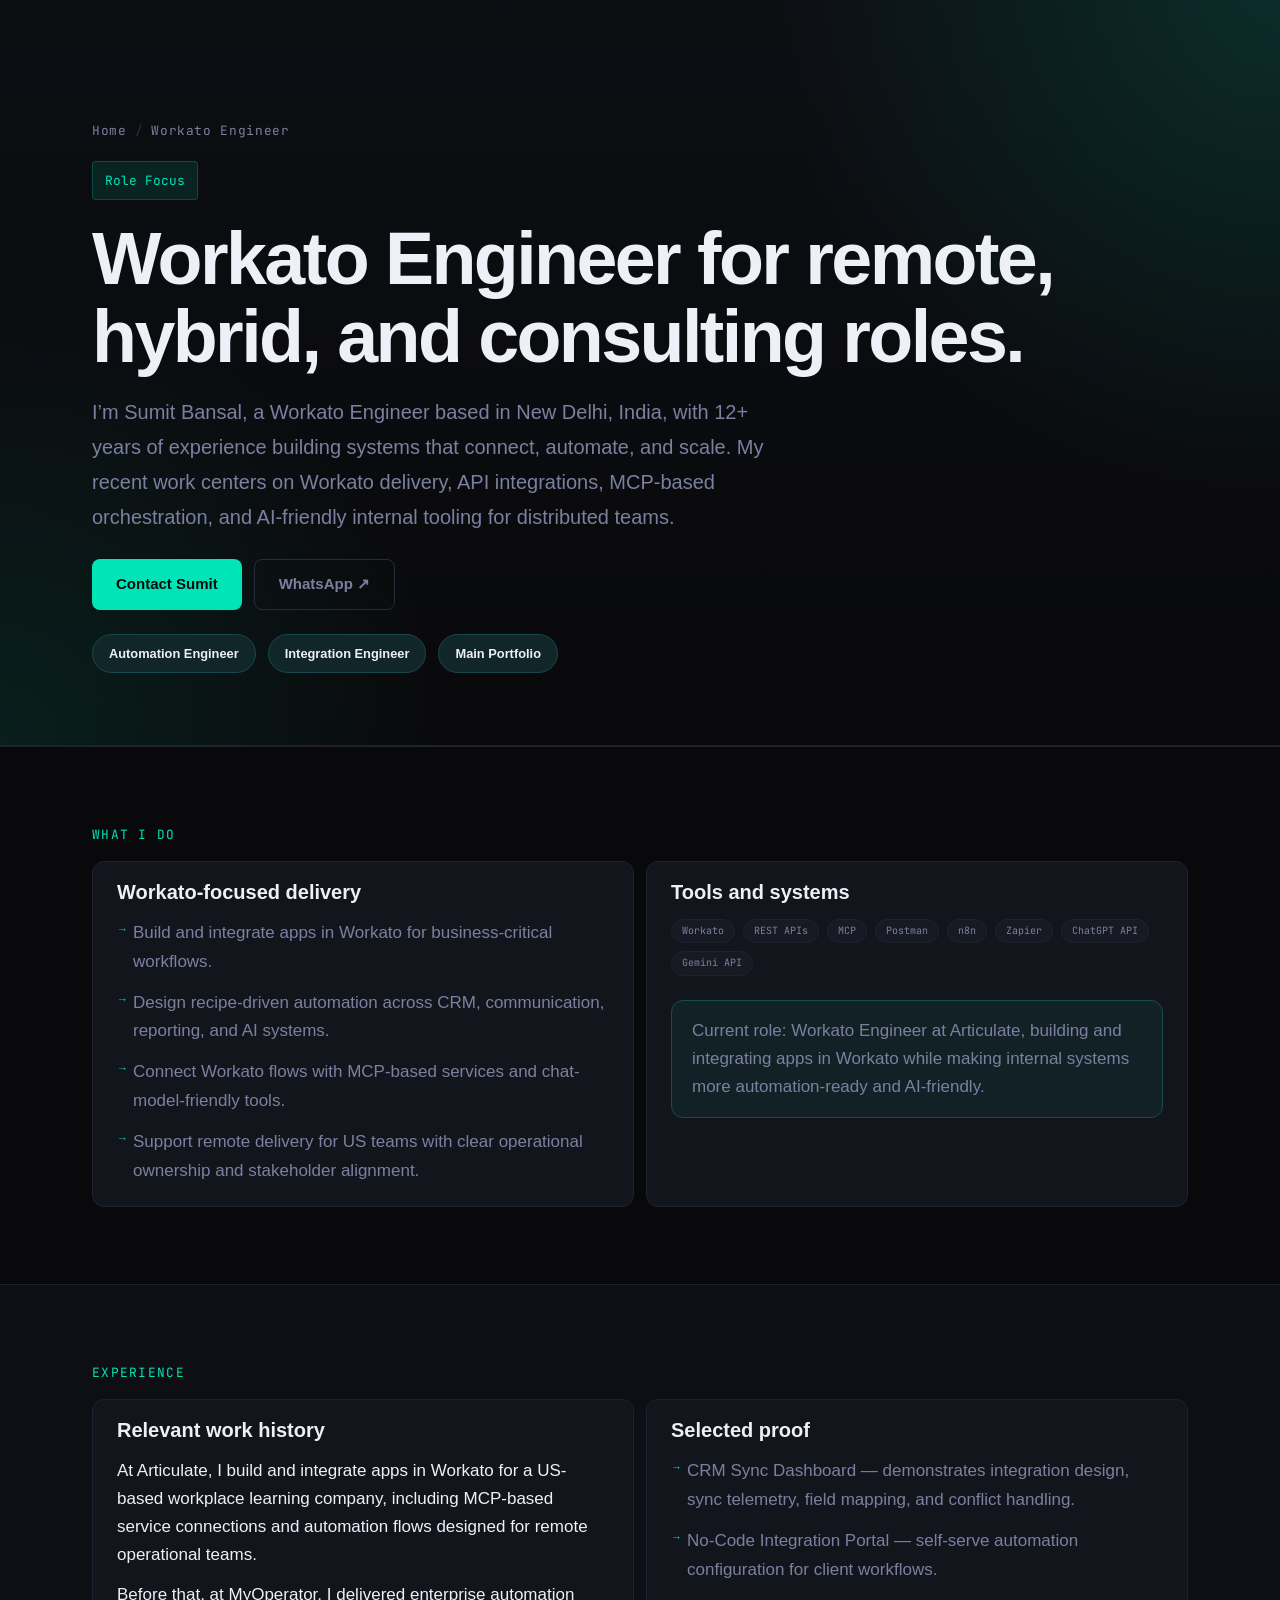
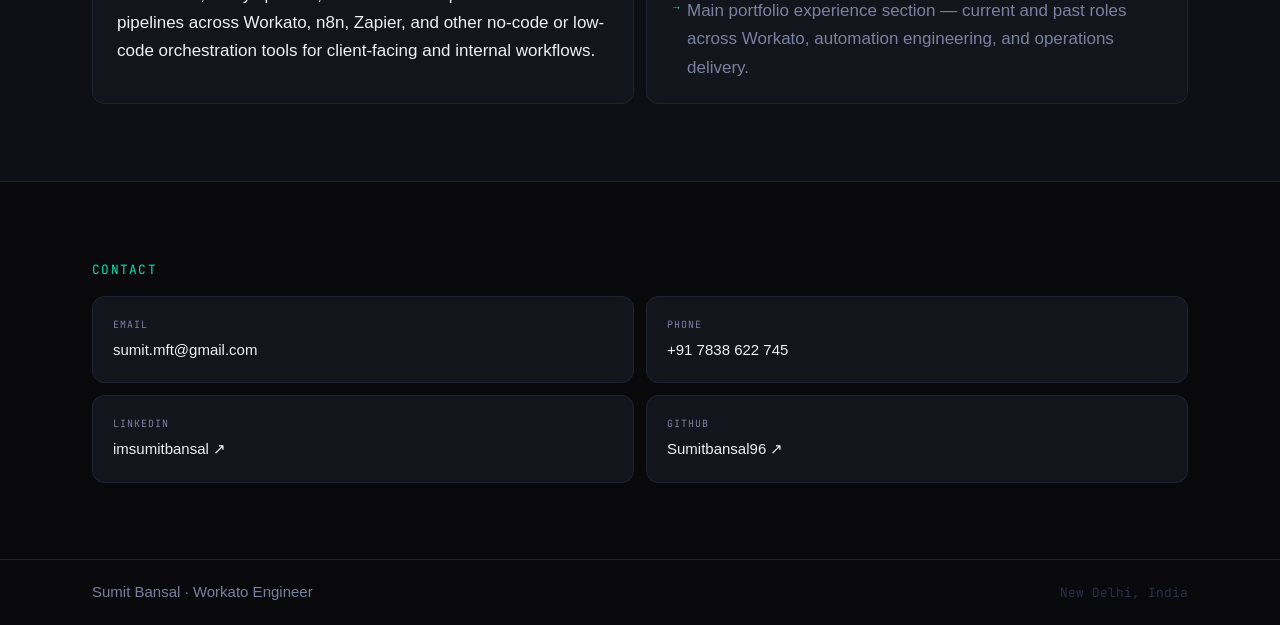
<file: workato-engineer.html>
<!DOCTYPE html>
<html lang="en" data-theme="dark">
<head>
  <meta charset="UTF-8" />
  <meta name="viewport" content="width=device-width, initial-scale=1.0" />
  <title>Workato Engineer | Sumit Bansal</title>
  <meta name="description" content="Sumit Bansal is a Workato Engineer based in New Delhi, India, with 12+ years of experience in Workato, API integrations, workflow automation, MCP systems, and remote delivery for US teams." />
  <meta name="author" content="Sumit Bansal" />
  <meta name="robots" content="index,follow" />
  <meta property="og:title" content="Workato Engineer | Sumit Bansal" />
  <meta property="og:description" content="Workato Engineer with experience in API integrations, workflow automation, MCP systems, and remote delivery for US teams." />
  <meta property="og:type" content="website" />
  <meta property="og:url" content="https://sumitbansal96.github.io/workato-engineer.html" />
  <meta property="og:image" content="https://sumitbansal96.github.io/assets/images/sumit-bansal-portrait.jpg" />
  <link rel="canonical" href="https://sumitbansal96.github.io/workato-engineer.html" />
  <link rel="icon" href="/favicon.svg" type="image/svg+xml" />
  <link href="https://api.fontshare.com/v2/css?f[]=cabinet-grotesk@400,500,700,800&f[]=satoshi@400,500,700&display=swap" rel="stylesheet" />
  <link rel="preconnect" href="https://fonts.googleapis.com" />
  <link rel="preconnect" href="https://fonts.gstatic.com" crossorigin />
  <link href="https://fonts.googleapis.com/css2?family=JetBrains+Mono:wght@400;500&display=swap" rel="stylesheet" />
  <link rel="stylesheet" href="assets/css/style.css" />
  <script type="application/ld+json">{"@context":"https://schema.org","@graph":[{"@type":"WebPage","@id":"https://sumitbansal96.github.io/workato-engineer.html#page","url":"https://sumitbansal96.github.io/workato-engineer.html","name":"Workato Engineer | Sumit Bansal","description":"Workato Engineer with 12+ years of experience in workflow automation, API integrations, and remote delivery.","about":{"@id":"https://sumitbansal96.github.io/#person"}},{"@type":"Person","@id":"https://sumitbansal96.github.io/#person","name":"Sumit Bansal","jobTitle":"Workato Engineer","email":"sumit.mft@gmail.com","telephone":"+917838622745","address":{"@type":"PostalAddress","addressLocality":"New Delhi","addressCountry":"IN"},"url":"https://sumitbansal96.github.io","sameAs":["https://github.com/Sumitbansal96","https://linkedin.com/in/imsumitbansal"],"knowsAbout":["Workato","API integrations","Workflow automation","MCP","n8n","Zapier","ChatGPT API","Gemini API"]}]}</script>
</head>
<body>
<main>
  <section class="page-hero">
    <div class="wrap">
      <div class="crumbs">
        <a href="/">Home</a>
        <span class="crumbs-sep">/</span>
        <span>Workato Engineer</span>
      </div>
      <div class="page-kicker">Role Focus</div>
      <h1 class="page-title">Workato Engineer for remote, hybrid, and consulting roles.</h1>
      <p class="page-lead">I’m Sumit Bansal, a Workato Engineer based in New Delhi, India, with 12+ years of experience building systems that connect, automate, and scale. My recent work centers on Workato delivery, API integrations, MCP-based orchestration, and AI-friendly internal tooling for distributed teams.</p>
      <div class="page-actions">
        <a href="/#contact" class="btn-primary">Contact Sumit</a>
        <a href="https://wa.me/917838622745?text=Hi%20Sumit%2C%20seen%20your%20profile%20on%20GitHub%2C%20would%20like%20to%20know%20more..." class="btn-ghost" target="_blank" rel="noopener">WhatsApp ↗</a>
      </div>
      <div class="hero-role-links" style="margin-top: var(--sp-6);">
        <a href="/automation-engineer.html" class="role-link-pill">Automation Engineer</a>
        <a href="/integration-engineer.html" class="role-link-pill">Integration Engineer</a>
        <a href="/" class="role-link-pill">Main Portfolio</a>
      </div>
    </div>
  </section>

  <section class="section">
    <div class="wrap">
      <div class="sec-label">What I Do</div>
      <div class="page-grid">
        <article class="page-card">
          <h2>Workato-focused delivery</h2>
          <ul class="page-list">
            <li>Build and integrate apps in Workato for business-critical workflows.</li>
            <li>Design recipe-driven automation across CRM, communication, reporting, and AI systems.</li>
            <li>Connect Workato flows with MCP-based services and chat-model-friendly tools.</li>
            <li>Support remote delivery for US teams with clear operational ownership and stakeholder alignment.</li>
          </ul>
        </article>
        <article class="page-card">
          <h2>Tools and systems</h2>
          <div class="page-pills">
            <span>Workato</span>
            <span>REST APIs</span>
            <span>MCP</span>
            <span>Postman</span>
            <span>n8n</span>
            <span>Zapier</span>
            <span>ChatGPT API</span>
            <span>Gemini API</span>
          </div>
          <div class="page-note">Current role: Workato Engineer at Articulate, building and integrating apps in Workato while making internal systems more automation-ready and AI-friendly.</div>
        </article>
      </div>
    </div>
  </section>

  <section class="section section--dark">
    <div class="wrap">
      <div class="sec-label">Experience</div>
      <div class="page-grid">
        <article class="page-card">
          <h2>Relevant work history</h2>
          <p>At Articulate, I build and integrate apps in Workato for a US-based workplace learning company, including MCP-based service connections and automation flows designed for remote operational teams.</p>
          <p>Before that, at MyOperator, I delivered enterprise automation pipelines across Workato, n8n, Zapier, and other no-code or low-code orchestration tools for client-facing and internal workflows.</p>
        </article>
        <article class="page-card">
          <h2>Selected proof</h2>
          <ul class="page-list">
            <li><a href="https://sumitbansal96.github.io/crm-sync-dashboard/">CRM Sync Dashboard</a> — demonstrates integration design, sync telemetry, field mapping, and conflict handling.</li>
            <li><a href="https://github.com/Sumitbansal96/nocode-integration-portal">No-Code Integration Portal</a> — self-serve automation configuration for client workflows.</li>
            <li><a href="/#experience">Main portfolio experience section</a> — current and past roles across Workato, automation engineering, and operations delivery.</li>
          </ul>
        </article>
      </div>
    </div>
  </section>

  <section class="section">
    <div class="wrap">
      <div class="sec-label">Contact</div>
      <div class="contact-grid">
        <a href="mailto:sumit.mft@gmail.com" class="cc">
          <span class="cc-k">Email</span>
          <span class="cc-v">sumit.mft@gmail.com</span>
        </a>
        <a href="tel:+917838622745" class="cc">
          <span class="cc-k">Phone</span>
          <span class="cc-v">+91 7838 622 745</span>
        </a>
        <a href="https://linkedin.com/in/imsumitbansal" class="cc" target="_blank" rel="noopener">
          <span class="cc-k">LinkedIn</span>
          <span class="cc-v">imsumitbansal ↗</span>
        </a>
        <a href="https://github.com/Sumitbansal96" class="cc" target="_blank" rel="noopener">
          <span class="cc-k">GitHub</span>
          <span class="cc-v">Sumitbansal96 ↗</span>
        </a>
      </div>
    </div>
  </section>
</main>

<footer class="footer">
  <div class="wrap footer-inner">
    <span class="footer-name">Sumit Bansal · Workato Engineer</span>
    <span class="footer-loc">New Delhi, India</span>
  </div>
</footer>
</body>
</html>
</file>
<file: assets/css/style.css>
/* ═══════════════════════════════════════════════════════
   SUMIT BANSAL — REDESIGNED PORTFOLIO
   Compact · Smart scroll effects · Minimalist premium
   ═══════════════════════════════════════════════════════ */

/* ─── TOKENS ─────────────────────────────────────────── */
:root {
  --font-display: 'Cabinet Grotesk', 'Helvetica Neue', sans-serif;
  --font-body:    'Satoshi', 'Helvetica Neue', sans-serif;
  --font-mono:    'JetBrains Mono', monospace;

  --text-xs:   clamp(0.688rem, 0.65rem + 0.19vw, 0.813rem);
  --text-sm:   clamp(0.813rem, 0.77rem + 0.21vw, 0.938rem);
  --text-base: clamp(0.938rem, 0.88rem + 0.29vw, 1.063rem);
  --text-md:   clamp(1.063rem, 0.97rem + 0.46vw, 1.25rem);
  --text-lg:   clamp(1.25rem,  1.05rem + 1vw,    1.75rem);
  --text-xl:   clamp(1.75rem,  1.2rem  + 2.75vw, 3.25rem);
  --text-2xl:  clamp(2.5rem,   1.4rem  + 5.5vw,  5.5rem);

  --sp-1: 0.25rem; --sp-2: 0.5rem;  --sp-3: 0.75rem;
  --sp-4: 1rem;    --sp-5: 1.25rem; --sp-6: 1.5rem;
  --sp-8: 2rem;    --sp-10: 2.5rem; --sp-12: 3rem;
  --sp-16: 4rem;   --sp-20: 5rem;

  --r-sm: 4px; --r-md: 8px; --r-lg: 12px;
  --ease: cubic-bezier(0.16, 1, 0.3, 1);
  --ease-in: cubic-bezier(0.4, 0, 1, 1);

  --w: 1160px;
}

/* ─── DARK MODE (default) ──────────────────────────── */
:root, [data-theme="dark"] {
  --bg:       #09090b;
  --bg-2:     #0d0f14;
  --bg-3:     #13151c;
  --surface:  #181a23;
  --border:   #1e2130;
  --border-2: #272b3f;
  --text:     #eef0f8;
  --muted:    #7b80a0;
  --faint:    #2a2e48;
  --accent:   #00e5b8;
  --accent-d: #00c49e;
  --accent-g: rgba(0,229,184,0.22);
  --accent-s: rgba(0,229,184,0.10);
  --accent-pulse: rgba(0,229,184,0.35);
}

/* ─── LIGHT MODE ──────────────────────────────────── */
[data-theme="light"] {
  --bg:       #f8faff;
  --bg-2:     #eef1f9;
  --bg-3:     #e4e8f4;
  --surface:  #ffffff;
  --border:   #d6daed;
  --border-2: #c4cadf;
  --text:     #0d0f1a;
  --muted:    #52587a;
  --faint:    #d4d8ec;
  --accent:   #00a882;
  --accent-d: #007e60;
  --accent-g: rgba(0,168,130,0.15);
  --accent-s: rgba(0,168,130,0.07);
  --accent-pulse: rgba(0,168,130,0.3);
}

/* ─── BASE ────────────────────────────────────────── */
*, *::before, *::after { box-sizing: border-box; margin: 0; padding: 0; }

html {
  font-size: 16px;
  scroll-behavior: smooth;
  scroll-padding-top: 56px;
  -webkit-font-smoothing: antialiased;
  text-rendering: optimizeLegibility;
}

body {
  font-family: var(--font-body);
  font-size: var(--text-base);
  line-height: 1.65;
  color: var(--text);
  background: var(--bg);
  overflow-x: hidden;
  transition: background 0.4s var(--ease), color 0.4s var(--ease);
}

a { color: inherit; text-decoration: none; }
button { cursor: pointer; background: none; border: none; font: inherit; color: inherit; }
img, svg { display: block; max-width: 100%; }
h1, h2, h3, h4 { font-family: var(--font-display); line-height: 1.05; text-wrap: balance; }

::selection { background: var(--accent-g); }
:focus-visible { outline: 2px solid var(--accent); outline-offset: 3px; border-radius: var(--r-sm); }

@media (prefers-reduced-motion: reduce) {
  *, *::before, *::after {
    animation-duration: 0.01ms !important;
    transition-duration: 0.01ms !important;
    scroll-behavior: auto !important;
  }
}

/* ─── LAYOUT ──────────────────────────────────────── */
.wrap {
  max-width: var(--w);
  margin: 0 auto;
  padding: 0 var(--sp-8);
}
@media (max-width: 640px) { .wrap { padding: 0 var(--sp-5); } }

.section {
  padding-block: clamp(var(--sp-12), 6vw, var(--sp-20));
  border-top: 1px solid var(--border);
}
.section--dark { background: var(--bg-2); }
.section--contact { background: var(--bg-2); }

/* ─── NAV ─────────────────────────────────────────── */
.nav {
  position: fixed;
  top: 0; left: 0; right: 0;
  z-index: 200;
  background: oklch(from var(--bg) l c h / 0.88);
  backdrop-filter: blur(16px) saturate(160%);
  -webkit-backdrop-filter: blur(16px) saturate(160%);
  border-bottom: 1px solid transparent;
  transition: border-color 0.3s, box-shadow 0.3s;
}
.nav.is-scrolled {
  border-color: var(--border);
  box-shadow: 0 1px 12px rgba(0,0,0,0.2);
}
.nav-inner {
  display: flex;
  align-items: center;
  justify-content: space-between;
  height: 52px;
  max-width: var(--w);
  margin: 0 auto;
  padding: 0 var(--sp-8);
  gap: var(--sp-6);
}
@media (max-width: 640px) { .nav-inner { padding: 0 var(--sp-5); } }

.nav-logo {
  display: flex; align-items: center; gap: var(--sp-2);
  font-family: var(--font-display);
  font-weight: 800;
  font-size: var(--text-sm);
  letter-spacing: 0.06em;
  color: var(--text);
  transition: color 0.2s;
}
.nav-logo:hover { color: var(--accent); }
.logo-mark { color: var(--accent); }

.nav-links { display: flex; gap: var(--sp-1); }
.nl {
  position: relative;
  padding: var(--sp-2) var(--sp-3);
  font-size: var(--text-sm);
  font-weight: 500;
  color: var(--muted);
  border-radius: var(--r-md);
  transition: color 0.2s, background 0.2s;
}
.nl::after {
  content: "";
  position: absolute;
  left: var(--sp-3);
  right: var(--sp-3);
  bottom: 6px;
  height: 1px;
  background: color-mix(in srgb, var(--accent) 78%, transparent);
  transform: scaleX(0);
  transform-origin: left;
  transition: transform 0.28s var(--ease);
}
.nl:hover, .nl.active { color: var(--text); background: var(--bg-3); }
.nl:hover::after, .nl.active::after { transform: scaleX(1); }

.nav-end { display: flex; align-items: center; gap: var(--sp-3); }

.theme-btn {
  display: flex; align-items: center; justify-content: center;
  width: 32px; height: 32px;
  color: var(--muted);
  border-radius: var(--r-md);
  transition: color 0.2s, background 0.2s;
}
.theme-btn:hover { color: var(--text); background: var(--bg-3); }

.nav-cta {
  padding: var(--sp-2) var(--sp-4);
  font-size: var(--text-sm);
  font-weight: 600;
  background: var(--accent);
  color: var(--bg);
  border-radius: var(--r-md);
  white-space: nowrap;
  transition: background 0.2s, transform 0.2s;
}
.nav-cta:hover { background: var(--accent-d); transform: translateY(-1px); }

.hamburger {
  display: none;
  flex-direction: column;
  gap: 5px;
  width: 32px; height: 32px;
  align-items: center; justify-content: center;
}
.hamburger span {
  display: block; width: 18px; height: 1.5px;
  background: var(--muted);
  border-radius: 2px;
  transition: transform 0.3s var(--ease), opacity 0.2s;
}
.hamburger.open span:nth-child(1) { transform: translateY(6.5px) rotate(45deg); }
.hamburger.open span:nth-child(2) { transform: translateY(-6.5px) rotate(-45deg); }

.nav-progress {
  position: absolute; bottom: 0; left: 0;
  height: 1.5px; width: 0%;
  background: var(--accent);
  transition: width 0.08s linear;
}

@media (max-width: 768px) {
  .nav-links { display: none; }
  .hamburger { display: flex; }
  .nav-cta { display: none; }
}

/* Mobile drawer */
.drawer {
  position: fixed;
  top: 52px; left: 0; right: 0;
  z-index: 199;
  background: var(--bg);
  border-bottom: 1px solid var(--border);
  display: flex; flex-direction: column;
  padding: var(--sp-4) var(--sp-5);
  gap: var(--sp-1);
  transform: translateY(-110%);
  opacity: 0;
  pointer-events: none;
  transition: transform 0.35s var(--ease), opacity 0.3s;
}
.drawer.open { transform: translateY(0); opacity: 1; pointer-events: all; }
.dl {
  padding: var(--sp-3) var(--sp-4);
  font-size: var(--text-md);
  font-weight: 600;
  color: var(--muted);
  border-radius: var(--r-md);
  transition: color 0.2s, background 0.2s;
}
.dl:hover { color: var(--text); background: var(--bg-3); }
.dl--cta { color: var(--accent); margin-top: var(--sp-2); }
.drawer-bg {
  position: fixed; inset: 0; z-index: 198;
  background: rgba(0,0,0,0.4);
  opacity: 0; pointer-events: none;
  transition: opacity 0.3s;
}
.drawer-bg.show { opacity: 1; pointer-events: all; }

/* ─── HERO ────────────────────────────────────────── */
.hero {
  position: relative;
  min-height: 100svh;
  display: flex;
  flex-direction: column;
  justify-content: center;
  padding: 80px var(--sp-8) var(--sp-16);
  overflow: hidden;
}
@media (max-width: 640px) {
  .hero { padding: 72px var(--sp-5) var(--sp-12); }
}

.hero-canvas {
  position: absolute; inset: 0;
  pointer-events: none;
  opacity: 0.85;
}
[data-theme="light"] .hero-canvas { opacity: 0.45; }

/* SVG Deco layer */
.hero-deco {
  position: absolute; inset: 0;
  width: 100%; height: 100%;
  pointer-events: none;
  opacity: 0.18;
  overflow: visible;
}
[data-theme="light"] .hero-deco { opacity: 0.12; }

.hero-content {
  position: relative; z-index: 2;
  width: min(1180px, 100%);
  margin: 0 auto;
  display: grid;
  grid-template-columns: minmax(0, 760px) minmax(280px, 340px);
  gap: clamp(2rem, 4vw, 4.5rem);
  align-items: center;
}
@media (max-width: 1080px) {
  .hero-content {
    width: 100%;
    grid-template-columns: 1fr;
  }
}

.hero-copy {
  max-width: 760px;
}

.hero-heading-row {
  display: flex;
  align-items: center;
  gap: clamp(0.75rem, 1.4vw, 1.1rem);
  margin-bottom: var(--sp-5);
}
@media (max-width: 640px) {
  .hero-heading-row {
    gap: var(--sp-3);
    align-items: center;
  }
}

.hero-tag {
  display: inline-flex; align-items: center; gap: var(--sp-2);
  padding: var(--sp-2) var(--sp-3);
  font-family: var(--font-mono);
  font-size: var(--text-xs);
  font-weight: 500;
  color: var(--accent);
  background: var(--accent-s);
  border: 1px solid var(--accent-g);
  border-radius: var(--r-sm);
  margin-bottom: var(--sp-5);
  letter-spacing: 0.04em;
  width: fit-content;
}
.tag-dot {
  width: 5px; height: 5px;
  border-radius: 50%;
  background: var(--accent);
  animation: blink 2s ease-in-out infinite;
}
@keyframes blink { 0%,100%{opacity:1} 50%{opacity:0.3} }

.hero-name {
  font-size: var(--text-2xl);
  font-weight: 700;
  letter-spacing: -0.03em;
  line-height: 0.98;
  color: var(--text);
  position: relative;
  overflow: hidden;
  margin-bottom: 0;
  flex: 1 1 auto;
  padding-top: 0;
}
.name-line {
  display: block;
  transform: translateY(100%);
  opacity: 0;
  text-wrap: pretty;
  transition: transform 0.9s var(--ease), opacity 0.7s var(--ease);
}
.name-line.visible { transform: translateY(0); opacity: 1; }
.hero-role-line {
  display: block;
  margin-top: var(--sp-3);
  font-family: var(--font-mono);
  font-size: clamp(0.75rem, 0.68rem + 0.34vw, 0.94rem);
  font-weight: 500;
  letter-spacing: 0.12em;
  text-transform: uppercase;
  color: color-mix(in srgb, var(--muted) 88%, var(--accent));
}

.hero-sub {
  font-size: var(--text-md);
  color: var(--muted);
  line-height: 1.7;
  max-width: 52ch;
  margin-bottom: var(--sp-8);
}

.hero-stats {
  display: flex; align-items: flex-end; gap: var(--sp-6);
  margin-bottom: var(--sp-8);
}
.hs {
  display: flex;
  flex-direction: column;
  gap: 3px;
  align-items: flex-start;
}
/* Number + suffix on same baseline row */
.hs-top {
  display: flex;
  align-items: baseline;
  gap: 2px;
  line-height: 1;
}
.hs-n {
  font-family: var(--font-display);
  font-size: clamp(1.6rem, 3vw, 2.4rem);
  font-weight: 800;
  line-height: 1;
  color: var(--text);
  font-variant-numeric: tabular-nums;
}
.hs-sym {
  font-family: var(--font-display);
  font-size: clamp(1rem, 2vw, 1.4rem);
  font-weight: 800;
  color: var(--accent);
  line-height: 1;
  /* small nudge so + sits visually aligned with top of number */
  position: relative;
  top: -2px;
}
.hs-l {
  font-family: var(--font-mono);
  font-size: var(--text-xs);
  color: var(--muted);
  text-transform: uppercase;
  letter-spacing: 0.1em;
}
.hs-div {
  width: 1px; height: 32px;
  background: var(--border-2);
  margin-bottom: var(--sp-5);
  flex-shrink: 0;
}

.hero-actions { display: flex; flex-wrap: wrap; gap: var(--sp-3); }
.hero-role-links {
  display: flex;
  flex-wrap: wrap;
  gap: var(--sp-3);
  margin-top: var(--sp-5);
}
.role-link-pill {
  display: inline-flex;
  align-items: center;
  padding: var(--sp-2) var(--sp-4);
  font-size: var(--text-xs);
  font-weight: 600;
  color: var(--text);
  background: color-mix(in srgb, var(--accent) 8%, var(--bg-3));
  border: 1px solid color-mix(in srgb, var(--accent) 20%, var(--border));
  border-radius: 999px;
  transition: border-color 0.25s, background 0.25s, transform 0.25s, color 0.25s;
}
.role-link-pill:hover {
  color: var(--accent);
  border-color: color-mix(in srgb, var(--accent) 46%, var(--border-2));
  background: color-mix(in srgb, var(--accent) 12%, var(--bg-3));
  transform: translateY(-2px);
}
.hero-toolkit {
  display: flex;
  justify-content: flex-end;
}
@media (max-width: 1080px) {
  .hero-toolkit { display: none; }
}
.hero-toolkit-card {
  width: min(100%, 340px);
  padding: var(--sp-6);
  border-radius: 22px;
  border: 1px solid color-mix(in srgb, var(--accent) 16%, var(--border));
  background:
    linear-gradient(180deg, color-mix(in srgb, var(--bg-3) 92%, transparent), color-mix(in srgb, var(--bg-2) 96%, transparent)),
    radial-gradient(circle at top right, color-mix(in srgb, var(--accent) 14%, transparent), transparent 38%);
  box-shadow:
    0 20px 44px rgba(0,0,0,0.16),
    0 0 0 1px rgba(255,255,255,0.025) inset;
}
.hero-toolkit-head {
  display: flex;
  flex-direction: column;
  gap: 6px;
  margin-bottom: var(--sp-5);
}
.hero-toolkit-kicker {
  font-family: var(--font-mono);
  font-size: var(--text-xs);
  color: var(--accent);
  text-transform: uppercase;
  letter-spacing: 0.12em;
}
.hero-toolkit-note {
  font-size: var(--text-sm);
  color: var(--muted);
  line-height: 1.6;
}
.hero-toolkit-group + .hero-toolkit-group {
  margin-top: var(--sp-5);
  padding-top: var(--sp-5);
  border-top: 1px solid var(--border);
}
.hero-toolkit-label {
  display: inline-block;
  margin-bottom: var(--sp-3);
  font-family: var(--font-mono);
  font-size: 10px;
  color: var(--faint);
  text-transform: uppercase;
  letter-spacing: 0.12em;
}
.hero-toolkit-pills {
  display: flex;
  flex-wrap: wrap;
  gap: var(--sp-2);
}
.hero-toolkit-pills span {
  display: inline-flex;
  align-items: center;
  padding: 4px 10px;
  font-size: var(--text-xs);
  font-weight: 600;
  color: color-mix(in srgb, var(--text) 90%, var(--accent));
  background: color-mix(in srgb, var(--surface) 90%, transparent);
  border: 1px solid color-mix(in srgb, var(--accent) 14%, var(--border));
  border-radius: 999px;
  box-shadow: 0 1px 0 rgba(255,255,255,0.02) inset;
  transition: transform 0.22s var(--ease), color 0.22s var(--ease), background 0.22s var(--ease), border-color 0.22s var(--ease), box-shadow 0.22s var(--ease);
}
.hero-toolkit-pills span:hover {
  color: var(--accent);
  background: color-mix(in srgb, var(--accent) 14%, var(--surface));
  border-color: color-mix(in srgb, var(--accent) 42%, var(--border-2));
  box-shadow:
    0 10px 22px rgba(0,0,0,0.14),
    0 0 0 1px color-mix(in srgb, var(--accent) 18%, transparent) inset;
  transform: translateY(-2px) scale(1.03);
}

.hero-avatar {
  flex: 0 0 auto;
  align-self: flex-start;
}

.hero-avatar-frame {
  position: relative;
  width: clamp(4.2rem, calc(var(--text-2xl) * 1.02), 5.8rem);
  height: clamp(4.2rem, calc(var(--text-2xl) * 1.02), 5.8rem);
  padding: 4px;
  border-radius: 50%;
  overflow: hidden;
  border: 1px solid color-mix(in srgb, var(--accent) 14%, rgba(255,255,255,0.08));
  background:
    linear-gradient(180deg, rgba(255,255,255,0.055), rgba(255,255,255,0.01)),
    radial-gradient(circle at 30% 30%, color-mix(in srgb, var(--accent) 16%, transparent), transparent 72%);
  box-shadow:
    0 10px 24px rgba(0,0,0,0.16),
    0 0 0 1px rgba(255,255,255,0.035) inset;
}

.hero-avatar-frame::before {
  content: "";
  position: absolute;
  inset: -12px;
  border-radius: 50%;
  background: radial-gradient(circle, color-mix(in srgb, var(--accent) 14%, transparent), transparent 70%);
  opacity: 0.32;
  filter: blur(14px);
  pointer-events: none;
}

.hero-avatar-frame::after {
  content: "";
  position: absolute;
  inset: 6px;
  border-radius: 50%;
  border: 1px solid rgba(255,255,255,0.075);
  pointer-events: none;
}

.hero-avatar-image {
  width: 100%;
  height: 100%;
  border-radius: 50%;
  object-fit: cover;
  object-position: center 17%;
}

@media (max-width: 640px) {
  .hero-avatar-frame {
    width: clamp(3.7rem, 15.2vw, 4.5rem);
    height: clamp(3.7rem, 15.2vw, 4.5rem);
    padding: 3px;
  }
}

.btn-primary {
  display: inline-flex; align-items: center;
  padding: var(--sp-3) var(--sp-6);
  font-size: var(--text-sm); font-weight: 600;
  background: var(--accent); color: var(--bg);
  border-radius: var(--r-md);
  position: relative;
  overflow: hidden;
  transition: background 0.25s, transform 0.25s, box-shadow 0.25s;
}
.btn-primary::after {
  content: "";
  position: absolute;
  inset: 0;
  background: linear-gradient(115deg, transparent 20%, rgba(255,255,255,0.18) 50%, transparent 80%);
  transform: translateX(-120%);
  transition: transform 0.7s var(--ease);
}
.btn-primary:hover {
  background: var(--accent-d);
  transform: translateY(-2px);
  box-shadow: 0 10px 28px var(--accent-g);
}
.btn-primary:hover::after {
  transform: translateX(120%);
}
.btn-ghost {
  display: inline-flex; align-items: center;
  padding: var(--sp-3) var(--sp-6);
  font-size: var(--text-sm); font-weight: 600;
  border: 1px solid var(--border-2);
  color: var(--muted);
  border-radius: var(--r-md);
  transition: color 0.25s, border-color 0.25s, background 0.25s, transform 0.25s, box-shadow 0.25s;
}
.btn-ghost:hover {
  color: var(--text);
  border-color: color-mix(in srgb, var(--accent) 34%, var(--border-2));
  background: color-mix(in srgb, var(--accent) 8%, var(--bg-3));
  transform: translateY(-2px);
  box-shadow: 0 10px 24px rgba(0,0,0,0.14);
}

/* Ticker */
.hero-stack-ticker {
  position: absolute;
  bottom: 0; left: 0; right: 0;
  overflow: hidden;
  border-top: 1px solid var(--border);
  height: 38px;
  z-index: 2;
}
.ticker-track {
  display: flex;
  align-items: center;
  gap: 0;
  white-space: nowrap;
  animation: ticker-scroll 30s linear infinite;
  height: 100%;
}
.ticker-track span {
  display: inline-flex; align-items: center;
  padding: 0 var(--sp-6);
  font-family: var(--font-mono);
  font-size: 10px;
  color: var(--muted);
  letter-spacing: 0.06em;
  text-transform: uppercase;
  height: 100%;
  border-right: 1px solid var(--border);
  white-space: nowrap;
}
@keyframes ticker-scroll {
  from { transform: translateX(0); }
  to   { transform: translateX(-50%); }
}

/* Scroll hint */
.scroll-hint {
  position: absolute;
  right: var(--sp-8);
  bottom: 50px;
  z-index: 2;
  display: flex;
  flex-direction: column;
  align-items: center;
  gap: var(--sp-2);
}
.sh-label {
  font-family: var(--font-mono);
  font-size: 9px;
  letter-spacing: 0.2em;
  text-transform: uppercase;
  color: var(--faint);
  writing-mode: vertical-rl;
}
.sh-line {
  width: 1px; height: 40px;
  background: linear-gradient(to bottom, var(--accent), transparent);
  animation: sh-anim 2s ease-in-out infinite;
}
@keyframes sh-anim {
  0%   { transform: scaleY(0); transform-origin: top; opacity: 0; }
  50%  { transform: scaleY(1); transform-origin: top; opacity: 1; }
  100% { transform: scaleY(0); transform-origin: bottom; opacity: 0; }
}
@media (max-width: 768px) { .scroll-hint { display: none; } }

/* ─── SECTION LABELS & TITLES ─────────────────────── */
.sec-label {
  font-family: var(--font-mono);
  font-size: var(--text-xs);
  color: var(--accent);
  letter-spacing: 0.1em;
  text-transform: uppercase;
  margin-bottom: var(--sp-4);
  display: block;
  transition: letter-spacing 0.35s var(--ease), transform 0.35s var(--ease);
}
.section:hover .sec-label {
  letter-spacing: 0.14em;
  transform: translateX(2px);
}
.sec-title {
  font-size: var(--text-xl);
  font-weight: 800;
  letter-spacing: -0.025em;
  color: var(--text);
  margin-bottom: var(--sp-8);
}

/* ─── SCROLL REVEAL ───────────────────────────────── */
.js-reveal {
  opacity: 0;
  transform: translateY(22px) scale(0.985);
  filter: blur(10px);
  transition: opacity 0.6s var(--ease) var(--d, 0s),
              transform 0.7s var(--ease) var(--d, 0s),
              filter 0.7s var(--ease) var(--d, 0s);
}
.js-reveal.in { opacity: 1; transform: none; filter: blur(0); }

/* ─── ABOUT ───────────────────────────────────────── */
.about-grid {
  display: grid;
  grid-template-columns: 1fr 1.6fr;
  gap: var(--sp-16);
  align-items: start;
}
@media (max-width: 860px) { .about-grid { grid-template-columns: 1fr; gap: var(--sp-8); } }

.about-p {
  font-size: var(--text-base);
  color: var(--muted);
  line-height: 1.75;
  max-width: 60ch;
  margin-bottom: var(--sp-4);
}
.about-p strong { color: var(--text); font-weight: 600; }

.about-meta {
  display: flex; flex-direction: column;
  gap: 0;
  border: 1px solid var(--border);
  border-radius: var(--r-lg);
  overflow: hidden;
  margin-top: var(--sp-6);
  margin-bottom: var(--sp-6);
}
.am-row {
  display: grid; grid-template-columns: 100px 1fr;
  padding: var(--sp-3) var(--sp-4);
  border-bottom: 1px solid var(--border);
  gap: var(--sp-4);
  align-items: center;
}
.am-row:last-child { border-bottom: none; }
.am-k { font-family: var(--font-mono); font-size: var(--text-xs); color: var(--muted); letter-spacing: 0.06em; }
.am-v { font-size: var(--text-sm); font-weight: 500; color: var(--text); }
.am-open { color: var(--accent); }

.about-links { display: flex; flex-wrap: wrap; gap: var(--sp-3); }
.alink {
  font-size: var(--text-sm); font-weight: 500;
  color: var(--muted);
  padding: var(--sp-2) var(--sp-4);
  border: 1px solid var(--border-2);
  border-radius: var(--r-md);
  transition: color 0.2s, border-color 0.2s, background 0.2s, transform 0.15s;
}
.alink:hover { color: var(--accent); border-color: var(--accent); background: var(--accent-s); transform: translateY(-1px); }

/* ─── TIMELINE ────────────────────────────────────── */
.timeline {
  position: relative;
  padding-left: 28px;
  display: flex;
  flex-direction: column;
  gap: var(--sp-3);
}
.tl-spine {
  position: absolute;
  left: 5px; top: 8px; bottom: 8px;
  width: 1px; background: var(--border);
  border-radius: 1px;
}
.tl-fill {
  position: absolute; top: 0; left: 0; right: 0;
  background: linear-gradient(to bottom, var(--accent), var(--accent-d));
  border-radius: 1px;
  height: 0%;
  transition: height 0.25s linear;
}

.tl-item {
  position: relative;
  opacity: 0;
  transform: translateX(-12px);
  transition: opacity 0.5s var(--ease), transform 0.5s var(--ease);
}
.tl-item.in { opacity: 1; transform: none; }

.tl-dot {
  position: absolute;
  left: -24px; top: 18px;
  width: 8px; height: 8px;
  border-radius: 50%;
  background: var(--border-2);
  border: 2px solid var(--bg-2);
  transition: background 0.3s, box-shadow 0.3s, transform 0.3s;
}
.tl-item.in .tl-dot,
.tl-item:hover .tl-dot {
  background: var(--accent);
  box-shadow: 0 0 0 3px var(--accent-g);
  transform: scale(1.3);
}

.tl-card {
  background: var(--bg-3);
  border: 1px solid var(--border);
  border-radius: var(--r-lg);
  padding: var(--sp-5) var(--sp-6);
  transition: border-color 0.25s, box-shadow 0.25s, transform 0.25s;
}
.tl-item:hover .tl-card,
.tl-item.in .tl-card:hover {
  border-color: var(--accent);
  box-shadow: 0 0 0 1px var(--accent-g), 0 10px 28px rgba(0,0,0,0.24);
  transform: translateY(-3px);
}

.tl-head {
  display: flex; justify-content: space-between;
  align-items: flex-start;
  gap: var(--sp-4);
  margin-bottom: var(--sp-4);
}
.tl-date {
  font-family: var(--font-mono);
  font-size: var(--text-xs);
  color: var(--accent);
  letter-spacing: 0.04em;
  display: block;
  margin-bottom: var(--sp-1);
}
.tl-role {
  font-size: var(--text-md);
  font-weight: 700;
  color: var(--text);
  margin-bottom: 2px;
}
.tl-co {
  font-size: var(--text-sm);
  color: var(--muted);
  display: block;
}
.tl-badge {
  flex-shrink: 0;
  font-family: var(--font-mono);
  font-size: 10px;
  padding: 2px 8px;
  background: var(--accent-s);
  color: var(--accent);
  border: 1px solid var(--accent-g);
  border-radius: var(--r-sm);
  letter-spacing: 0.06em;
}

.tl-pts {
  list-style: none;
  display: flex; flex-direction: column;
  gap: var(--sp-2);
  margin-bottom: var(--sp-4);
}
.tl-pts li {
  font-size: var(--text-sm);
  color: var(--muted);
  line-height: 1.55;
  padding-left: var(--sp-4);
  position: relative;
}
.tl-pts li::before {
  content: '→';
  position: absolute; left: 0;
  color: var(--accent);
  font-size: 11px;
  top: 2px;
}
.tl-tags {
  display: flex; flex-wrap: wrap; gap: var(--sp-2);
}
.tl-tags span {
  padding: 2px 8px;
  font-family: var(--font-mono);
  font-size: 10px;
  color: var(--muted);
  background: var(--surface);
  border: 1px solid var(--border);
  border-radius: var(--r-sm);
  letter-spacing: 0.03em;
}

/* ─── PROJECTS ────────────────────────────────────── */
.proj-grid {
  display: grid;
  grid-template-columns: repeat(2, 1fr);
  gap: var(--sp-3);
}
@media (max-width: 860px) { .proj-grid { grid-template-columns: 1fr; } }
.proj-card--wide { grid-column: span 2; }
@media (max-width: 860px) { .proj-card--wide { grid-column: span 1; } }

.proj-card {
  background: var(--bg-3);
  border: 1px solid var(--border);
  border-radius: var(--r-lg);
  padding: var(--sp-5) var(--sp-6) var(--sp-4);
  display: flex; flex-direction: column;
  gap: var(--sp-4);
  position: relative;
  overflow: hidden;
  opacity: 0;
  transform: translateY(16px);
  transition: opacity 0.5s var(--ease) calc(var(--pi, 0) * 0.07s),
              transform 0.5s var(--ease) calc(var(--pi, 0) * 0.07s),
              border-color 0.25s,
              box-shadow 0.25s;
}
.proj-card::before {
  content: '';
  position: absolute; top: 0; left: -20%; right: -20%;
  height: 1.5px;
  background: linear-gradient(90deg, transparent, var(--accent), transparent);
  opacity: 0;
  transform: translateX(-16%);
  transition: opacity 0.25s, transform 0.45s var(--ease);
}
.proj-card.in { opacity: 1; transform: none; }
.proj-card:hover {
  border-color: color-mix(in srgb, var(--accent) 24%, var(--border-2));
  box-shadow: 0 12px 28px rgba(0,0,0,0.22);
  transform: translateY(-4px);
}
.proj-card:hover::before {
  opacity: 1;
  transform: translateX(16%);
}

.proj-num {
  font-family: var(--font-mono);
  font-size: 10px;
  color: var(--faint);
  letter-spacing: 0.1em;
  line-height: 1;
}
.proj-type {
  font-family: var(--font-mono);
  font-size: 10px;
  color: var(--muted);
  letter-spacing: 0.08em;
  text-transform: uppercase;
  margin-bottom: var(--sp-1);
}
.proj-title {
  font-size: var(--text-md);
  font-weight: 700;
  color: var(--text);
  margin-bottom: var(--sp-3);
}
.proj-desc {
  font-size: var(--text-sm);
  color: var(--muted);
  line-height: 1.65;
}
.proj-body { flex: 1; }

.proj-reveal {
  display: flex; flex-direction: column; gap: var(--sp-2);
  padding-top: var(--sp-3);
  border-top: 1px solid var(--border);
  max-height: 0;
  overflow: hidden;
  opacity: 0;
  transition: max-height 0.45s var(--ease), opacity 0.35s var(--ease), padding 0.35s;
  padding-top: 0;
}
.proj-card:hover .proj-reveal {
  max-height: 120px;
  opacity: 1;
  padding-top: var(--sp-3);
  border-top-color: var(--border-2);
}
.pr-row { display: grid; grid-template-columns: 64px 1fr; gap: var(--sp-3); }
.pr-k { font-family: var(--font-mono); font-size: 10px; color: var(--accent); letter-spacing: 0.06em; padding-top: 1px; }
.pr-v { font-size: var(--text-xs); color: var(--muted); line-height: 1.5; }

.proj-foot {
  display: flex; justify-content: space-between; align-items: center;
  gap: var(--sp-3);
  flex-wrap: wrap;
  padding-top: var(--sp-3);
  border-top: 1px solid var(--border);
}
.proj-stack { display: flex; flex-wrap: wrap; gap: var(--sp-2); }
.proj-stack span {
  padding: 2px 8px;
  font-family: var(--font-mono);
  font-size: 10px;
  color: var(--muted);
  background: var(--surface);
  border: 1px solid var(--border);
  border-radius: var(--r-sm);
}
.proj-link {
  font-size: var(--text-xs);
  font-weight: 600;
  color: var(--accent);
  letter-spacing: 0.02em;
  flex-shrink: 0;
  transition: letter-spacing 0.2s;
}
.proj-link:hover { letter-spacing: 0.08em; }
.proj-links {
  display: inline-flex;
  align-items: center;
  gap: var(--sp-4);
  margin-left: auto;
}

/* ─── SKILLS ──────────────────────────────────────── */
.stack-grid {
  display: grid;
  grid-template-columns: repeat(3, 1fr);
  gap: var(--sp-1);
}
@media (max-width: 900px) { .stack-grid { grid-template-columns: repeat(2, 1fr); } }
@media (max-width: 560px) { .stack-grid { grid-template-columns: 1fr; } }

.sg-group {
  background: var(--bg-3);
  border: 1px solid var(--border);
  border-radius: var(--r-lg);
  padding: var(--sp-4) var(--sp-5);
  transition: border-color 0.25s, transform 0.25s, box-shadow 0.25s;
}
.sg-group:hover {
  border-color: color-mix(in srgb, var(--accent) 24%, var(--border-2));
  transform: translateY(-3px);
  box-shadow: 0 10px 24px rgba(0,0,0,0.18);
}

.sg-label {
  font-family: var(--font-mono);
  font-size: 10px;
  color: var(--muted);
  text-transform: uppercase;
  letter-spacing: 0.1em;
  margin-bottom: var(--sp-3);
  display: block;
}
.sg-tags { display: flex; flex-wrap: wrap; gap: var(--sp-2); }
.sg-tag {
  padding: 3px 10px;
  font-size: var(--text-xs);
  font-weight: 500;
  color: var(--muted);
  background: var(--surface);
  border: 1px solid var(--border);
  border-radius: var(--r-sm);
  transition: color 0.15s, border-color 0.15s, background 0.15s;
  cursor: default;
}
.sg-tag:hover { color: var(--accent); border-color: var(--accent); background: var(--accent-s); }
.sg-tag--hl {
  color: var(--accent);
  border-color: var(--accent-g);
  background: var(--accent-s);
}
.sg-tag--med { color: var(--text); border-color: var(--border-2); }
.sg-tag em {
  font-style: normal; font-family: var(--font-mono);
  font-size: 9px; color: var(--muted); margin-left: 4px;
}

/* ─── EDUCATION (compact row layout) ─────────────── */
.edu-list {
  display: flex; flex-direction: column;
  border: 1px solid var(--border);
  border-radius: var(--r-lg);
  overflow: hidden;
}
.edu-row {
  display: grid;
  grid-template-columns: 52px 1fr auto;
  align-items: center;
  gap: var(--sp-6);
  padding: var(--sp-4) var(--sp-6);
  border-bottom: 1px solid var(--border);
  transition: background 0.2s;
  opacity: 0;
  transform: translateY(10px);
  transition: opacity 0.5s var(--ease) var(--d, 0s),
              transform 0.5s var(--ease) var(--d, 0s),
              background 0.2s;
}
.edu-row:last-child { border-bottom: none; }
.edu-row.in { opacity: 1; transform: none; }
.edu-row:hover { background: var(--bg-3); }

.edu-yr {
  font-family: var(--font-display);
  font-size: var(--text-md);
  font-weight: 800;
  color: var(--faint);
  line-height: 1;
  white-space: nowrap;
}
.edu-mid { display: flex; flex-direction: column; gap: 2px; }
.edu-deg { font-size: var(--text-sm); font-weight: 600; color: var(--text); }
.edu-inst { font-size: var(--text-xs); color: var(--muted); font-family: var(--font-mono); }
.edu-tag {
  font-family: var(--font-mono);
  font-size: 10px;
  padding: 2px 8px;
  color: var(--muted);
  border: 1px solid var(--border);
  border-radius: var(--r-sm);
  letter-spacing: 0.06em;
  white-space: nowrap;
}
@media (max-width: 560px) {
  .edu-row { grid-template-columns: 44px 1fr; gap: var(--sp-3); }
  .edu-tag { display: none; }
}

/* ─── CONTACT ─────────────────────────────────────── */
.contact-sub {
  font-size: var(--text-base);
  color: var(--muted);
  max-width: 52ch;
  margin-bottom: var(--sp-8);
  line-height: 1.65;
}
.contact-grid {
  display: grid;
  grid-template-columns: repeat(2, 1fr);
  gap: var(--sp-3);
}
@media (max-width: 560px) { .contact-grid { grid-template-columns: 1fr; } }
.cc {
  display: flex; flex-direction: column; gap: var(--sp-1);
  padding: var(--sp-5) var(--sp-5);
  background: var(--bg-3);
  border: 1px solid var(--border);
  border-radius: var(--r-lg);
  transition: border-color 0.2s, background 0.2s, transform 0.2s, box-shadow 0.2s;
}
.cc:hover {
  border-color: var(--accent);
  background: var(--accent-s);
  transform: translateY(-3px);
  box-shadow: 0 12px 24px rgba(0,0,0,0.18);
}
.cc-k {
  font-family: var(--font-mono);
  font-size: 10px;
  color: var(--muted);
  text-transform: uppercase;
  letter-spacing: 0.1em;
}
.cc-v { font-size: var(--text-sm); font-weight: 500; color: var(--text); }

/* ─── FOOTER ──────────────────────────────────────── */
.footer {
  border-top: 1px solid var(--border);
  padding-block: var(--sp-5);
}
.footer-inner {
  display: flex; justify-content: space-between; align-items: center;
  flex-wrap: wrap; gap: var(--sp-3);
}
.footer-name { font-size: var(--text-sm); font-weight: 500; color: var(--muted); }
.footer-loc { font-family: var(--font-mono); font-size: var(--text-xs); color: var(--faint); }

/* ─── ROLE PAGES ───────────────────────────────────── */
.page-hero {
  position: relative;
  overflow: hidden;
  padding-block: clamp(5.5rem, 10vw, 7.5rem) clamp(3rem, 6vw, 4.5rem);
  border-bottom: 1px solid var(--border);
  background:
    radial-gradient(circle at top right, color-mix(in srgb, var(--accent) 14%, transparent), transparent 34%),
    radial-gradient(circle at bottom left, color-mix(in srgb, var(--accent) 10%, transparent), transparent 30%),
    linear-gradient(180deg, color-mix(in srgb, var(--bg-2) 88%, transparent), var(--bg));
}
.page-hero .wrap {
  position: relative;
  z-index: 1;
}
.crumbs {
  display: flex;
  flex-wrap: wrap;
  gap: var(--sp-2);
  align-items: center;
  margin-bottom: var(--sp-5);
  font-family: var(--font-mono);
  font-size: var(--text-xs);
  color: var(--muted);
  letter-spacing: 0.05em;
}
.crumbs a {
  color: var(--muted);
  transition: color 0.2s;
}
.crumbs a:hover { color: var(--accent); }
.crumbs-sep { color: var(--faint); }
.page-kicker {
  display: inline-flex;
  align-items: center;
  gap: var(--sp-2);
  margin-bottom: var(--sp-5);
  padding: var(--sp-2) var(--sp-3);
  font-family: var(--font-mono);
  font-size: var(--text-xs);
  color: var(--accent);
  background: var(--accent-s);
  border: 1px solid var(--accent-g);
  border-radius: var(--r-sm);
}
.page-title {
  font-size: clamp(2.25rem, 1.4rem + 4.3vw, 4.6rem);
  font-weight: 800;
  letter-spacing: -0.035em;
  margin-bottom: var(--sp-5);
}
.page-lead {
  max-width: 62ch;
  font-size: var(--text-md);
  color: var(--muted);
  line-height: 1.75;
}
.page-actions {
  display: flex;
  flex-wrap: wrap;
  gap: var(--sp-3);
  margin-top: var(--sp-6);
}
.page-grid {
  display: grid;
  grid-template-columns: repeat(2, minmax(0, 1fr));
  gap: var(--sp-3);
}
@media (max-width: 860px) {
  .page-grid { grid-template-columns: 1fr; }
}
.page-card {
  background: var(--bg-3);
  border: 1px solid var(--border);
  border-radius: var(--r-lg);
  padding: var(--sp-5) var(--sp-6);
}
.page-card h2,
.page-card h3 {
  font-size: var(--text-md);
  margin-bottom: var(--sp-4);
}
.page-card p + p { margin-top: var(--sp-3); }
.page-list {
  list-style: none;
  display: flex;
  flex-direction: column;
  gap: var(--sp-3);
}
.page-list li {
  color: var(--muted);
  line-height: 1.7;
  padding-left: var(--sp-4);
  position: relative;
}
.page-list li::before {
  content: '→';
  position: absolute;
  left: 0;
  top: 1px;
  color: var(--accent);
  font-size: 11px;
}
.page-pills {
  display: flex;
  flex-wrap: wrap;
  gap: var(--sp-2);
}
.page-pills span,
.page-pills a {
  display: inline-flex;
  align-items: center;
  padding: 3px 10px;
  font-family: var(--font-mono);
  font-size: 10px;
  color: var(--muted);
  background: var(--surface);
  border: 1px solid var(--border);
  border-radius: 999px;
}
.page-pills a:hover {
  color: var(--accent);
  border-color: var(--accent);
  background: var(--accent-s);
}
.page-note {
  margin-top: var(--sp-6);
  padding: var(--sp-4) var(--sp-5);
  border: 1px solid color-mix(in srgb, var(--accent) 22%, var(--border));
  border-radius: var(--r-lg);
  background: color-mix(in srgb, var(--accent) 6%, var(--bg-3));
  color: var(--muted);
}
</file>
